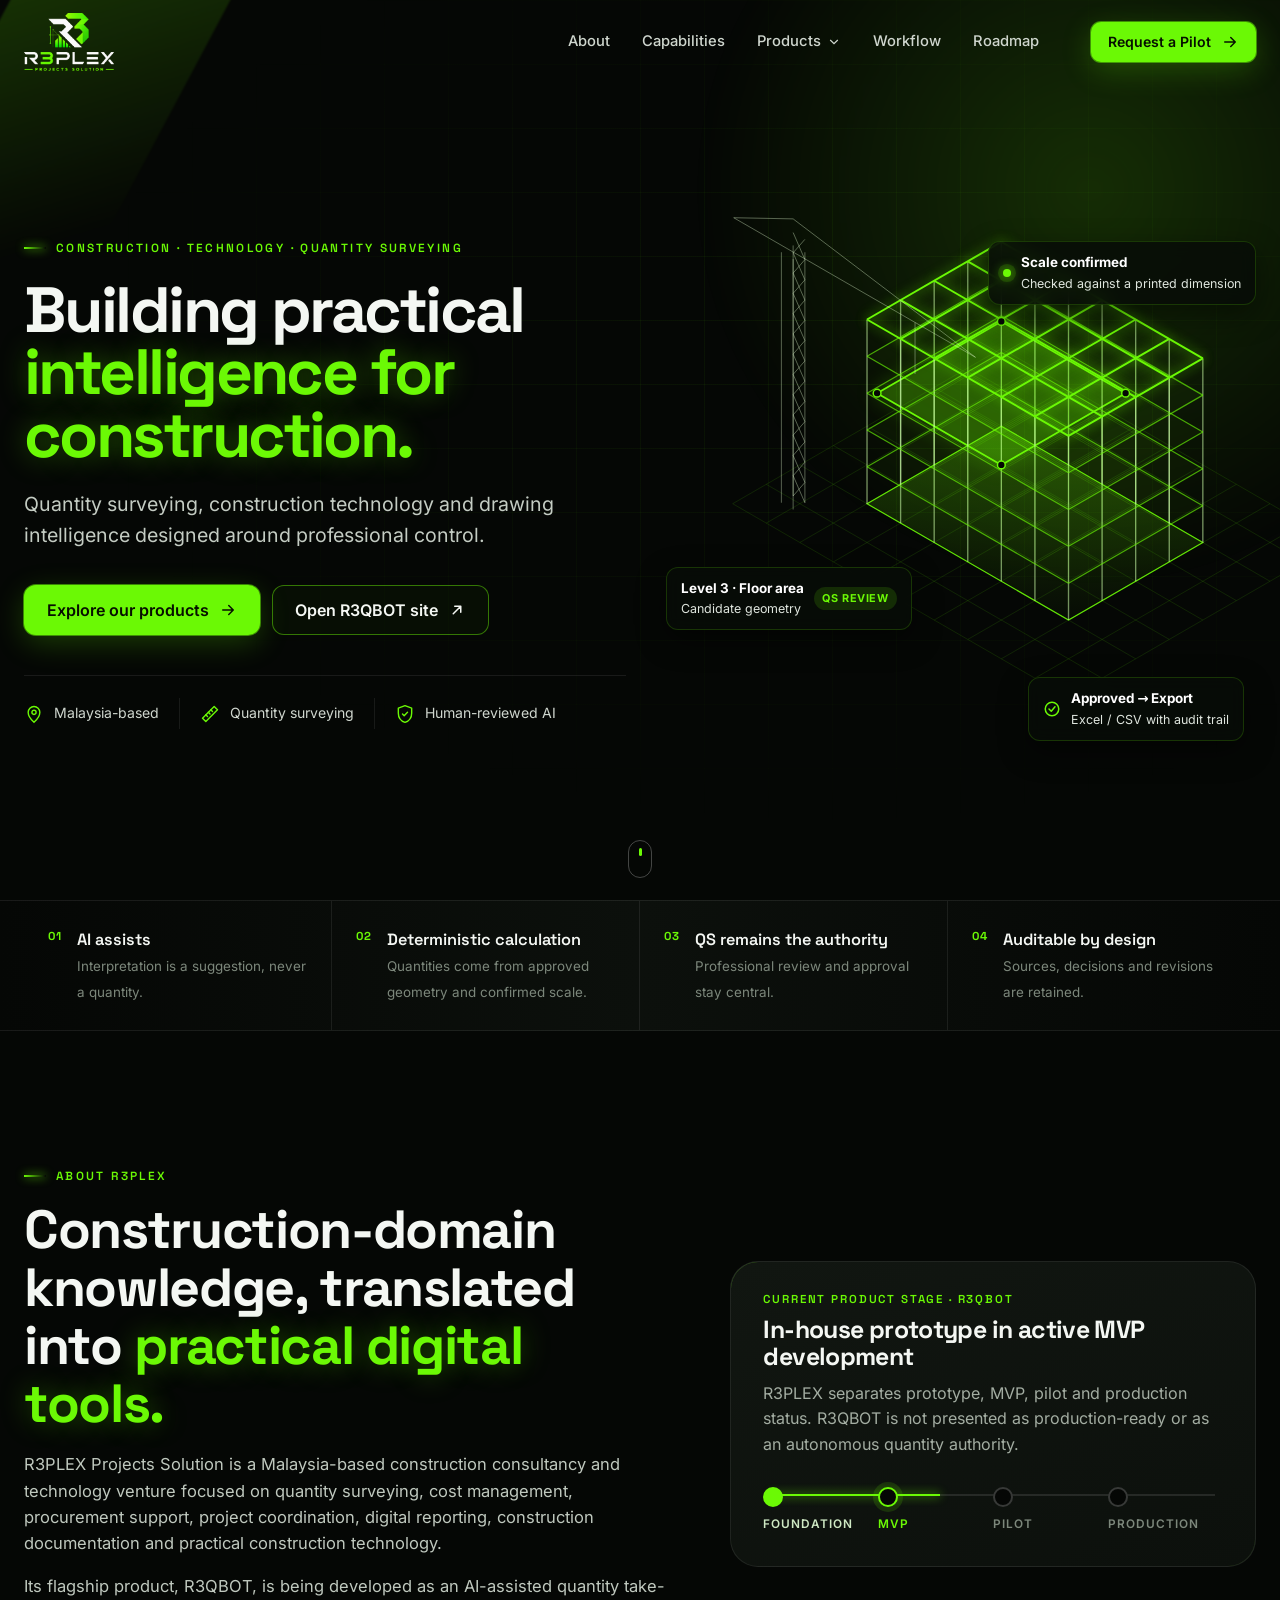
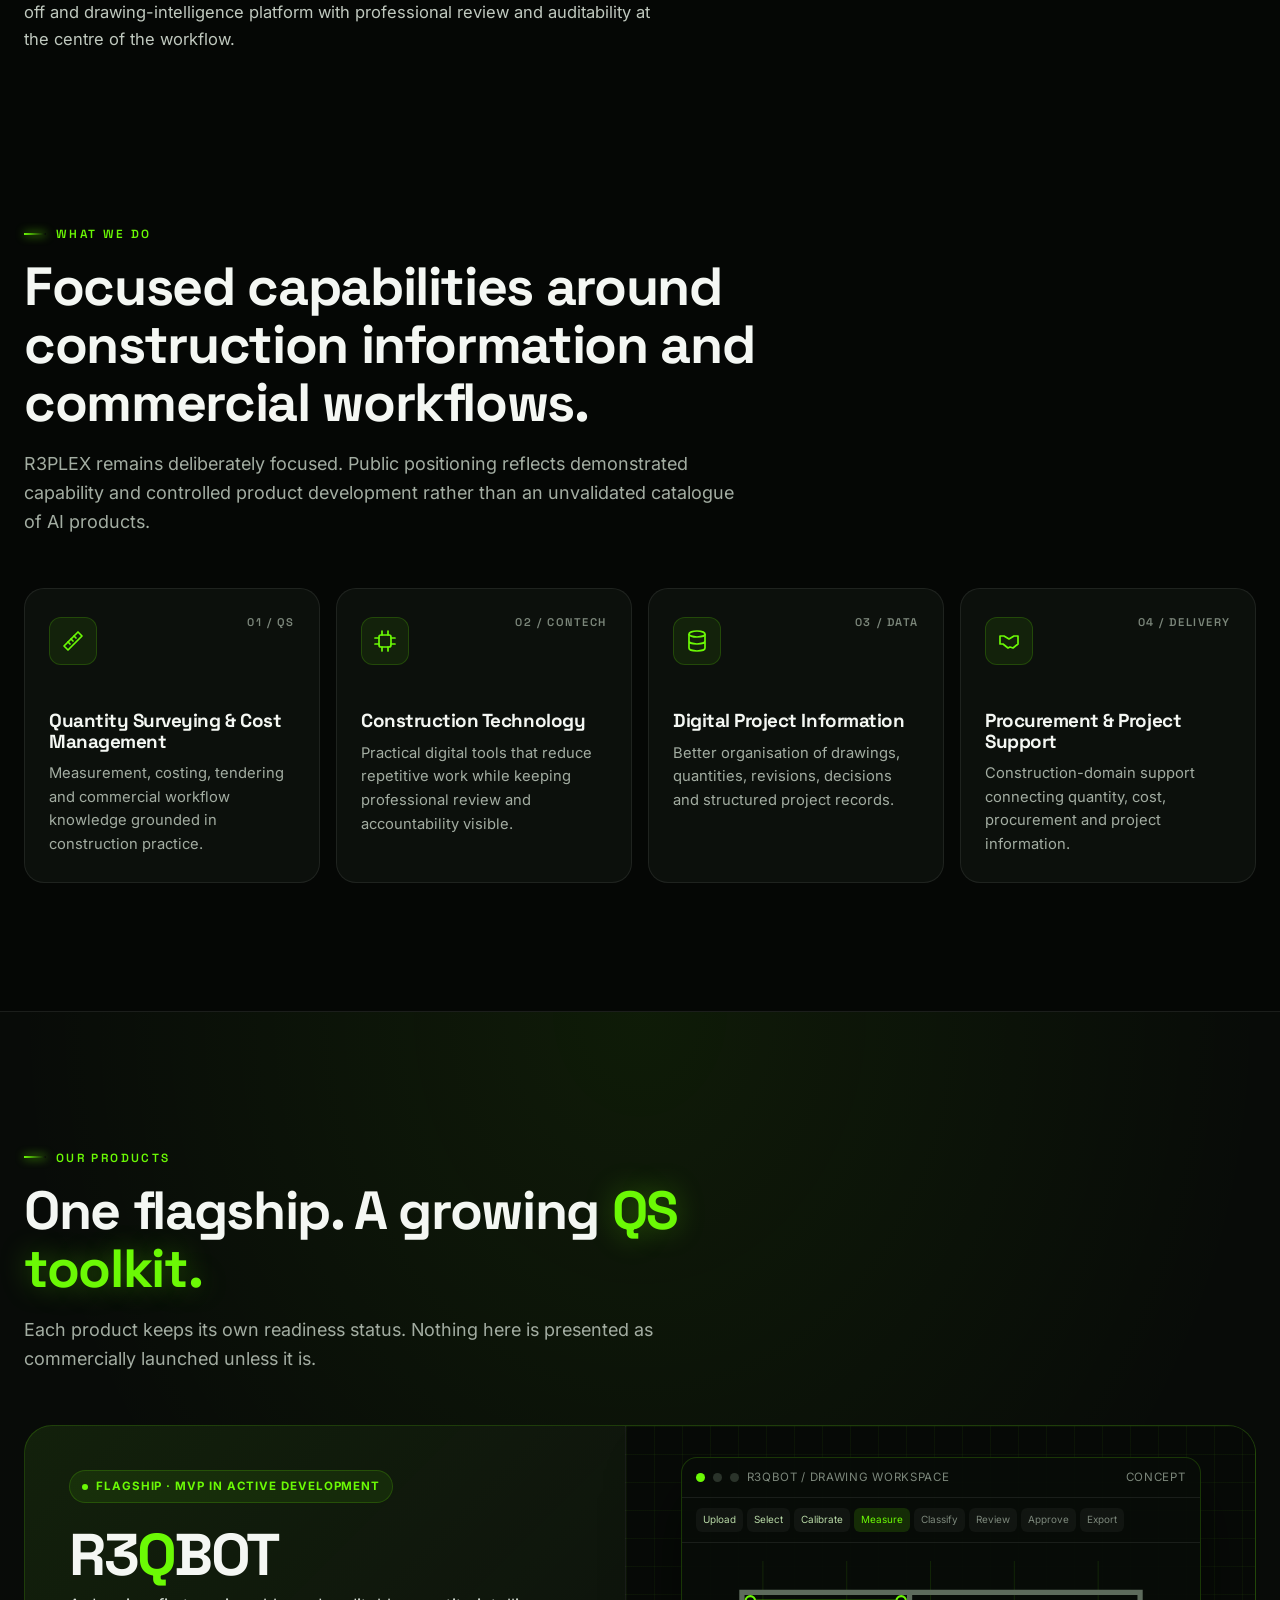
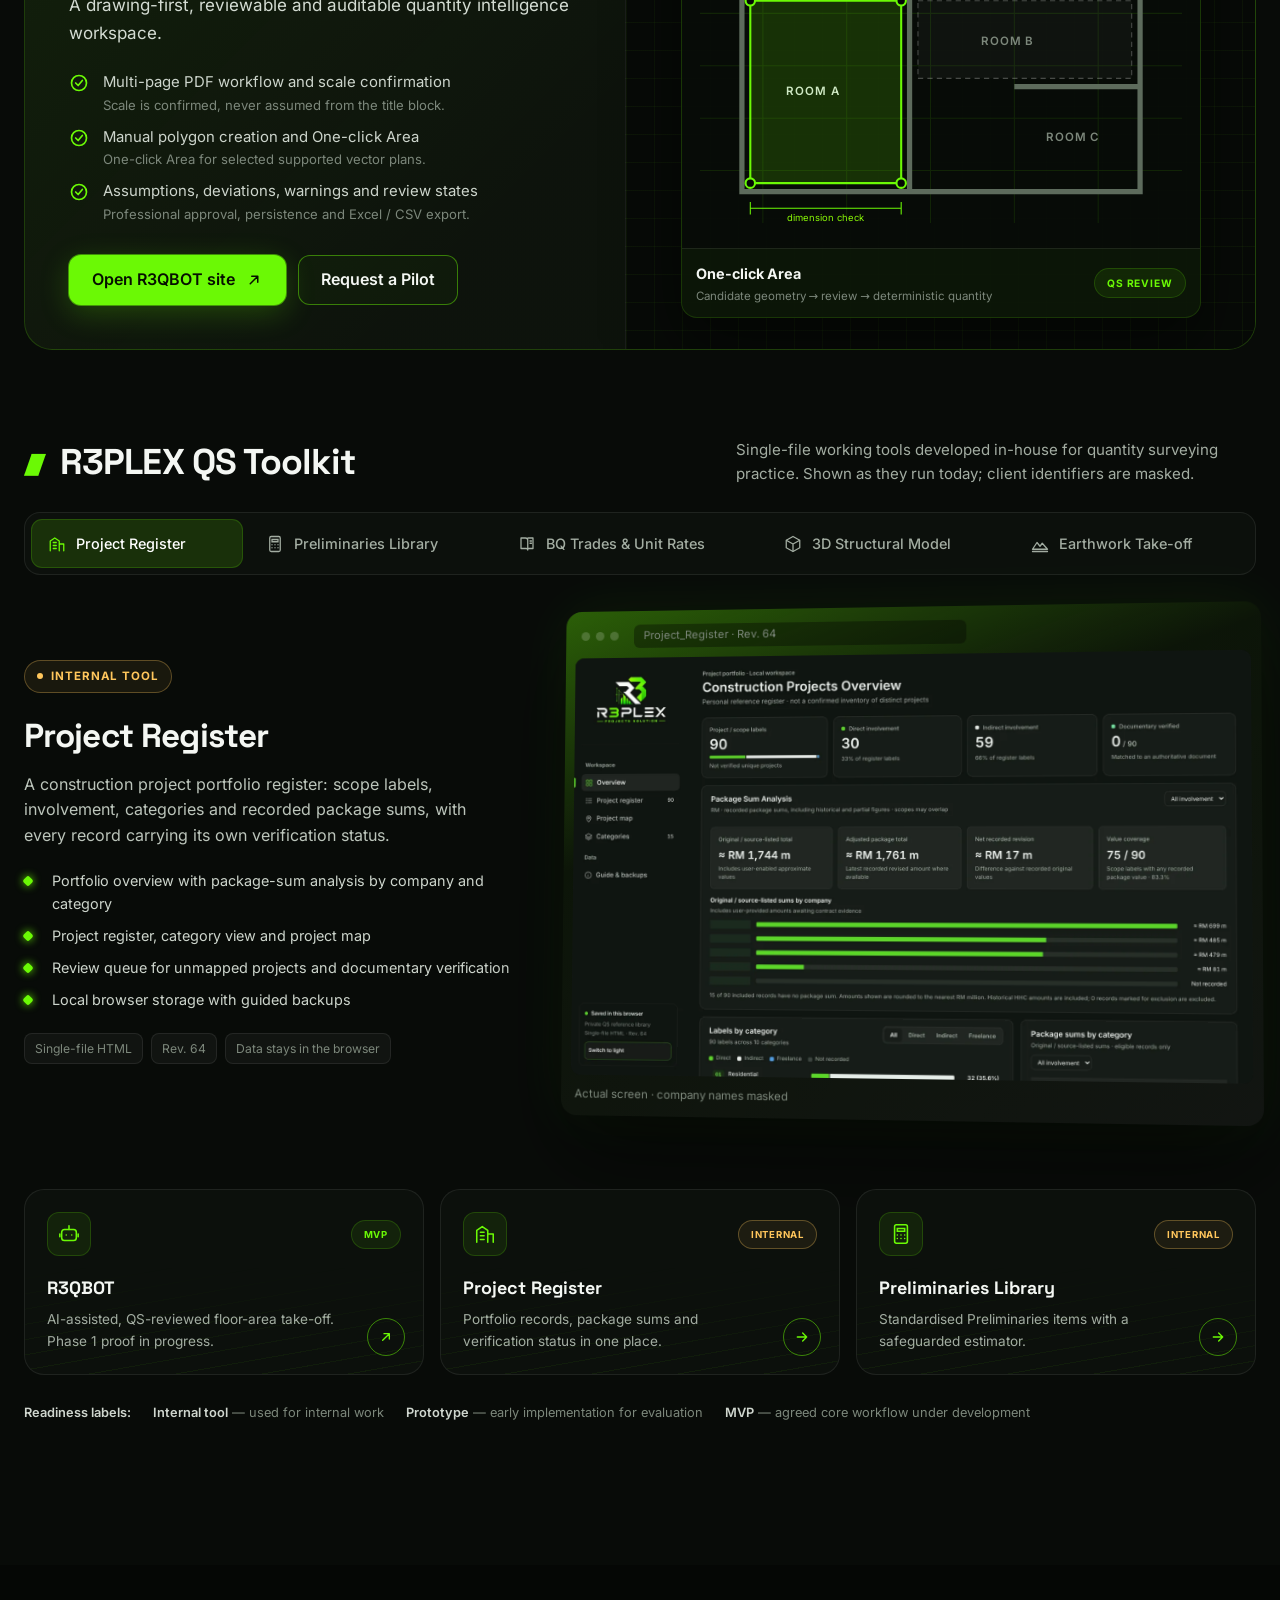
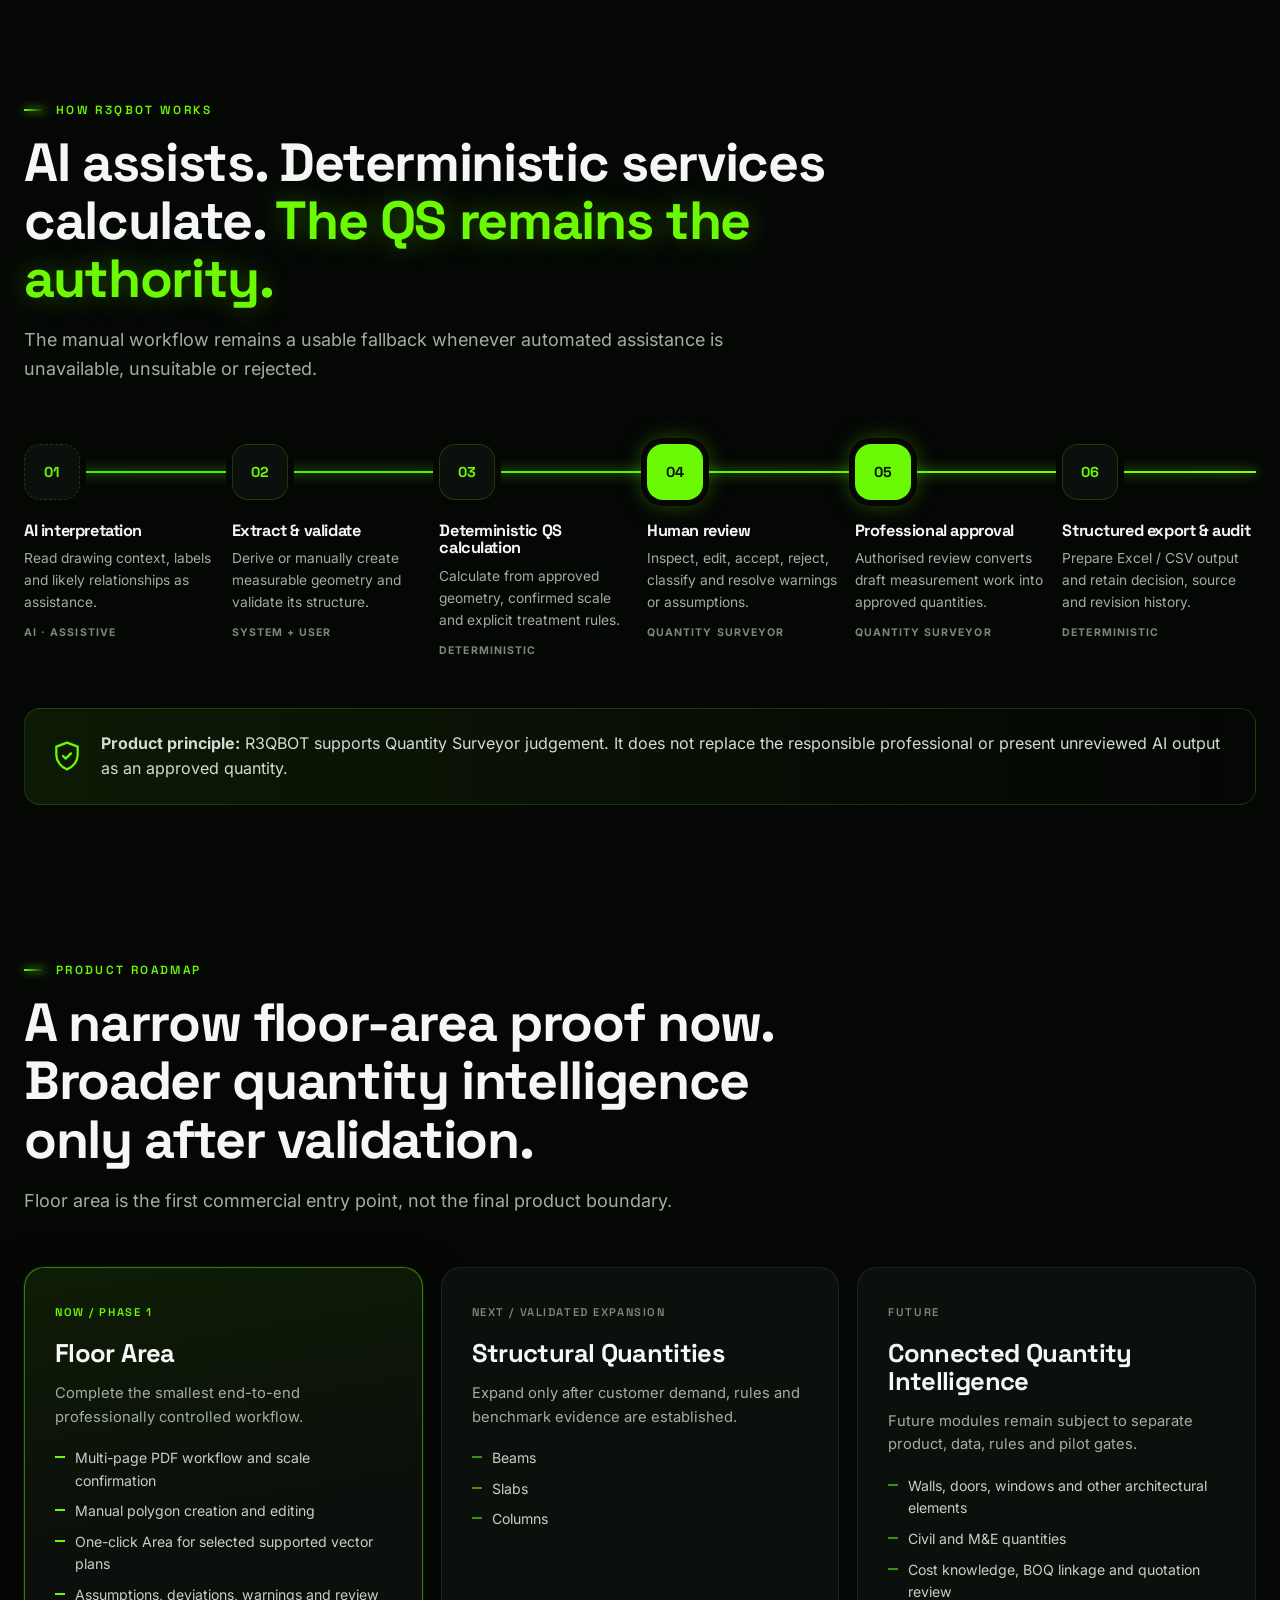
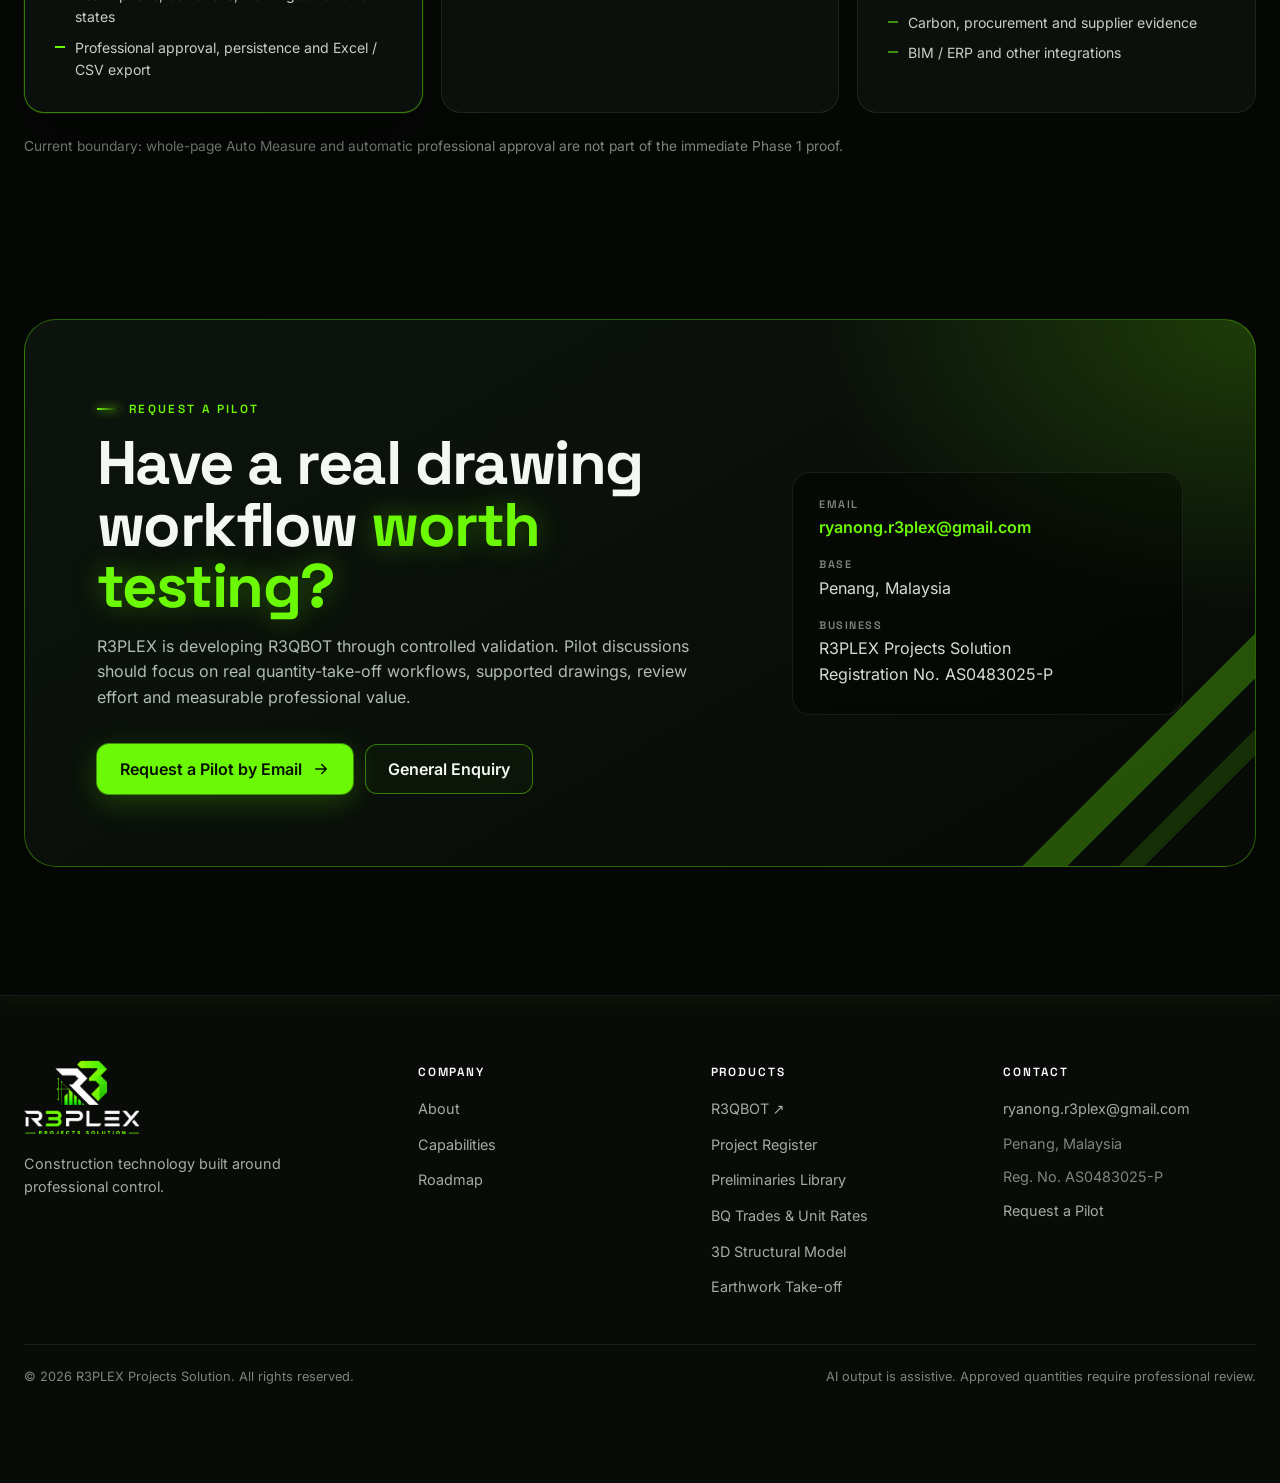
<file: index.html>
<!DOCTYPE html>
<html lang="en-GB">
<head>
<meta charset="utf-8">
<meta name="viewport" content="width=device-width, initial-scale=1">
<meta name="theme-color" content="#050805">
<title>R3PLEX Projects Solution | Construction Technology &amp; R3QBOT</title>
<meta name="description" content="R3PLEX Projects Solution is a Malaysia-based construction consultancy and technology venture developing R3QBOT, a drawing-first, reviewable and auditable quantity intelligence workspace.">
<link rel="stylesheet" href="assets/fonts/fonts.css">
<meta property="og:title" content="R3PLEX Projects Solution | Construction Technology &amp; R3QBOT">
<meta property="og:description" content="Building practical intelligence for construction. Explore R3QBOT, the R3PLEX flagship product for reviewable and auditable quantity take-off.">
<meta property="og:type" content="website">
<style>
/* ===== Brand tokens — accents sampled from neon-r3plex-logo.png ===== */
:root{
  --g:#6BF905;          /* logo primary neon green (median sample 107,249,5) */
  --g-hi:#8AFA07;       /* logo light end (138,250,7) */
  --g-deep:#34F403;     /* logo saturated end (52,244,3) */
  --g-dim:#3f8f0a;      /* derived: muted border/line */
  --g-a08:rgba(107,249,5,.08);
  --g-a14:rgba(107,249,5,.14);
  --g-a25:rgba(107,249,5,.25);
  --bg:#050705; --bg-2:#080b08;
  --surface:#0c100c; --surface-2:#111611; --graphite:#181e18;
  --line:rgba(255,255,255,.08); --line-g:rgba(107,249,5,.18);
  --text:#f4f7f3; --muted:#a3ada2; --muted-2:#7c877b;
  --white:#fdfefd;
  --radius:20px; --radius-lg:28px;
  --max:1240px;
  --font:'Inter',ui-sans-serif,system-ui,-apple-system,"Segoe UI",Roboto,sans-serif;
  --display:'Space Grotesk','Inter',ui-sans-serif,system-ui,sans-serif;
  --ease:cubic-bezier(.2,.7,.2,1);
}
*{box-sizing:border-box}
html{scroll-behavior:smooth}
body{margin:0;background:var(--bg);color:var(--text);font-family:var(--font);line-height:1.6;-webkit-font-smoothing:antialiased;overflow-x:hidden}
img{display:block;max-width:100%;height:auto}
a{color:inherit}
button{font:inherit}
.container{width:min(var(--max),calc(100% - 48px));margin-inline:auto}
.sr-only{position:absolute;width:1px;height:1px;overflow:hidden;clip:rect(0 0 0 0);white-space:nowrap}
.skip-link{position:fixed;left:16px;top:-60px;z-index:3000;padding:10px 14px;background:var(--g);color:#061000;border-radius:10px;font-weight:700;text-decoration:none;transition:top .2s}
.skip-link:focus{top:16px}
:focus-visible{outline:2px solid var(--g);outline-offset:3px;border-radius:6px}

/* ===== Official logo — original file, transparent margins clipped by CSS only (asset unaltered) ===== */
.logo{--h:58px;display:block;position:relative;overflow:hidden;height:var(--h);width:calc(var(--h)*1125/723);flex:0 0 auto}
.logo img{position:absolute;max-width:none;height:calc(var(--h)*1087/723);width:auto;left:calc(var(--h)*-161/723);top:calc(var(--h)*-136/723)}


/* ===== Typography helpers ===== */
.eyebrow{display:inline-flex;align-items:center;gap:10px;color:var(--g);font:600 .74rem/1 var(--display);letter-spacing:.2em;text-transform:uppercase}
.eyebrow::before{content:"";width:22px;height:2px;background:linear-gradient(90deg,var(--g),transparent);box-shadow:0 0 10px var(--g)}
h1,h2,h3{font-family:var(--display);letter-spacing:-.025em;line-height:1.08;margin:0}
.h2{font-size:clamp(2rem,4.2vw,3.4rem);margin:16px 0 18px;max-width:820px}
.lead{color:var(--muted);font-size:clamp(1rem,1.4vw,1.12rem);max-width:720px;margin:0}
.hl{color:var(--g);text-shadow:0 0 28px rgba(107,249,5,.35)}
.section{padding:clamp(80px,10vw,128px) 0;position:relative;scroll-margin-top:80px}

/* ===== Buttons ===== */
.btn{display:inline-flex;align-items:center;justify-content:center;gap:10px;min-height:50px;padding:0 22px;border-radius:12px;font-weight:600;text-decoration:none;border:1px solid transparent;transition:transform .25s var(--ease),box-shadow .25s,background .25s,border-color .25s;cursor:pointer}
.btn svg{width:18px;height:18px;transition:transform .25s var(--ease)}
.btn:hover svg{transform:translateX(3px)}
.btn-primary{background:var(--g);color:#061000;box-shadow:0 0 0 1px rgba(107,249,5,.5),0 8px 30px rgba(107,249,5,.22)}
.btn-primary:hover{transform:translateY(-2px);box-shadow:0 0 0 1px var(--g-hi),0 12px 40px rgba(107,249,5,.38)}
.btn-ghost{border-color:rgba(107,249,5,.45);color:var(--text);background:rgba(107,249,5,.03)}
.btn-ghost:hover{border-color:var(--g);background:var(--g-a08);transform:translateY(-2px)}
.btn-sm{min-height:40px;padding:0 16px;font-size:.88rem;border-radius:10px}

/* ===== Header ===== */
.site-header{position:fixed;inset:0 0 auto 0;z-index:1000;transition:background .3s,border-color .3s,backdrop-filter .3s;border-bottom:1px solid transparent}
.site-header.scrolled{background:rgba(5,7,5,.78);backdrop-filter:blur(18px) saturate(140%);border-color:var(--line)}
.nav{display:flex;align-items:center;gap:28px;min-height:84px}
.brand{display:flex;align-items:center;text-decoration:none}
.nav > nav{margin-left:auto}
.nav-links{display:flex;align-items:center;gap:4px;list-style:none;margin:0;padding:0}
.nav-links>li>a,.nav-links>li>button{display:inline-flex;align-items:center;gap:6px;padding:10px 14px;border-radius:10px;background:none;border:0;color:#cfd6ce;font-size:.92rem;font-weight:500;text-decoration:none;cursor:pointer;position:relative;transition:color .2s,background .2s}
.nav-links>li>a::after,.nav-links>li>button::after{content:"";position:absolute;left:14px;right:14px;bottom:4px;height:2px;background:var(--g);box-shadow:0 0 8px var(--g);transform:scaleX(0);transform-origin:left;transition:transform .3s var(--ease)}
.nav-links>li>a:hover,.nav-links>li>button:hover{color:#fff}
.nav-links>li>a:hover::after,.nav-links>li>a.active::after,.nav-links>li>button.active::after{transform:scaleX(1)}
.nav-links>li>a.active,.nav-links>li>button.active{color:#fff}
.chev{width:14px;height:14px;flex:0 0 14px;transition:transform .25s}
.has-mega{position:relative}
.has-mega[data-open="true"] .chev{transform:rotate(180deg)}
.mega{position:absolute;top:calc(100% + 14px);left:50%;transform:translate(-50%,8px);width:min(720px,92vw);padding:14px;border-radius:18px;background:rgba(10,14,10,.97);border:1px solid var(--line-g);box-shadow:0 30px 80px rgba(0,0,0,.6),0 0 0 1px rgba(107,249,5,.05) inset;opacity:0;visibility:hidden;transition:opacity .25s,transform .25s var(--ease),visibility .25s;display:grid;grid-template-columns:1.1fr 1fr;gap:10px}
.has-mega[data-open="true"] .mega{opacity:1;visibility:visible;transform:translate(-50%,0)}
.mega-feature{padding:18px;border-radius:14px;background:linear-gradient(150deg,rgba(107,249,5,.14),rgba(107,249,5,.02));border:1px solid var(--line-g);text-decoration:none;display:flex;flex-direction:column;gap:6px}
.mega-feature strong{font-family:var(--display);font-size:1.3rem}
.mega-feature span{color:var(--muted);font-size:.85rem}
.mega-feature .badge{color:var(--g);font-size:.66rem}
.mega-feature em{font-style:normal;color:var(--g);font-size:.82rem;font-weight:600;margin-top:auto}
.mega-list{display:grid;gap:2px}
.mega-list a{display:grid;grid-template-columns:32px 1fr;gap:10px;align-items:center;padding:9px 10px;border-radius:10px;text-decoration:none;transition:background .2s}
.mega-list a:hover{background:var(--g-a08)}
.mega-list .ic{width:32px;height:32px;border-radius:8px;display:grid;place-items:center;background:var(--g-a08);border:1px solid var(--line-g);color:var(--g)}
.mega-list .ic svg{width:16px;height:16px}
.mega-list b{display:block;font-size:.88rem;font-weight:600}
.mega-list small{display:block;color:var(--muted-2);font-size:.75rem;line-height:1.3}
.nav-cta{margin-left:10px}
.menu-btn{display:none;margin-left:auto;width:44px;height:44px;border-radius:12px;border:1px solid var(--line-g);background:var(--surface);color:#fff;cursor:pointer;place-items:center}
.menu-btn svg{width:22px;height:22px}

/* ===== Hero ===== */
.hero{position:relative;min-height:min(100vh,940px);display:flex;align-items:center;padding:130px 0 70px;overflow:hidden;isolation:isolate}
.hero-bg{position:absolute;inset:0;z-index:-1;pointer-events:none}
.hero-bg::before{content:"";position:absolute;inset:0;background-image:linear-gradient(rgba(107,249,5,.05) 1px,transparent 1px),linear-gradient(90deg,rgba(107,249,5,.05) 1px,transparent 1px);background-size:64px 64px;mask-image:radial-gradient(ellipse 80% 70% at 65% 40%,#000 20%,transparent 75%)}
.hero-bg::after{content:"";position:absolute;width:900px;height:900px;right:-260px;top:-260px;background:radial-gradient(circle,rgba(107,249,5,.16),transparent 62%);filter:blur(10px)}
.hero-slash{position:absolute;left:-80px;top:-40px;width:220px;height:420px;background:linear-gradient(160deg,rgba(107,249,5,.55),rgba(107,249,5,0) 70%);transform:skewX(-28deg);filter:blur(1px);opacity:.35}
.hero-grid{display:grid;grid-template-columns:1.02fr 1fr;gap:40px;align-items:center}
.hero h1{font-size:clamp(2.6rem,5vw,4.7rem);line-height:.98;margin:22px 0 22px;letter-spacing:-.04em}
.hero h1 .hl{display:block}
.hero-copy{color:#c4ccc3;font-size:clamp(1.05rem,1.6vw,1.22rem);max-width:560px;margin:0}
.hero-actions{display:flex;flex-wrap:wrap;gap:12px;margin-top:34px}
.hero-pillars{display:flex;flex-wrap:wrap;margin-top:40px;border-top:1px solid var(--line);padding-top:22px;gap:0}
.pillar{display:flex;align-items:center;gap:10px;padding:4px 20px 4px 0;margin-right:20px;color:#cfd6ce;font-size:.88rem;border-right:1px solid var(--line)}
.pillar:last-child{border-right:0}
.pillar svg{width:20px;height:20px;color:var(--g);flex:0 0 auto}
.hero-visual{position:relative;aspect-ratio:1/0.92;min-height:380px}
.hero-visual svg.wire{width:100%;height:100%;overflow:visible}
.wire .grid-l{stroke:rgba(107,249,5,.12);stroke-width:1}
.wire .col{stroke:rgba(205,255,170,.55);stroke-width:1.4}
.wire .beam{stroke:rgba(107,249,5,.65);stroke-width:1.2}
.wire .beam-i{stroke:rgba(107,249,5,.22);stroke-width:.8}
.wire .slab{fill:rgba(107,249,5,.035);stroke:none}
.wire .roof{stroke:var(--g);stroke-width:2;filter:drop-shadow(0 0 6px rgba(107,249,5,.8))}
.wire .crane{stroke:rgba(230,255,210,.38);stroke-width:1}
.wire .hilite{fill:rgba(107,249,5,.16);stroke:var(--g);stroke-width:1.8;filter:drop-shadow(0 0 10px rgba(107,249,5,.7))}
.wire .scan{fill:url(#scanGrad);stroke:rgba(107,249,5,.9);stroke-width:1.2;animation:scan 7s var(--ease) infinite}
.wire .vtx{fill:var(--bg);stroke:var(--g);stroke-width:1.5}
.wire .draw{stroke-dasharray:var(--len);stroke-dashoffset:var(--len);animation:draw 1.6s var(--ease) forwards;animation-delay:var(--d,0s)}
@keyframes draw{to{stroke-dashoffset:0}}
@keyframes scan{0%{transform:translateY(0);opacity:0}10%{opacity:1}85%{opacity:1}100%{transform:translateY(var(--scanY));opacity:0}}
.chip{position:absolute;display:flex;align-items:center;gap:10px;padding:10px 14px;border-radius:12px;background:rgba(8,12,8,.86);border:1px solid var(--line-g);backdrop-filter:blur(8px);font-size:.78rem;color:#dfe6de;box-shadow:0 10px 30px rgba(0,0,0,.45);animation:float 6s ease-in-out infinite}
.chip b{display:block;color:#fff;font-size:.84rem}
.chip .dot{width:8px;height:8px;border-radius:50%;background:var(--g);box-shadow:0 0 0 5px var(--g-a14),0 0 12px var(--g)}
.chip.c1{left:0;top:66%}
.chip.c2{right:0;top:6%;animation-delay:-2s}
.chip.c3{right:2%;bottom:2%;animation-delay:-4s}
.chip .pill{padding:3px 8px;border-radius:999px;background:var(--g-a14);color:var(--g);font-weight:700;font-size:.68rem;letter-spacing:.06em}
@keyframes float{0%,100%{transform:translateY(0)}50%{transform:translateY(-8px)}}
.scroll-cue{position:absolute;left:50%;bottom:22px;transform:translateX(-50%);width:24px;height:38px;border:1.5px solid rgba(255,255,255,.25);border-radius:14px}
.scroll-cue::after{content:"";position:absolute;left:50%;top:7px;width:3px;height:8px;margin-left:-1.5px;border-radius:2px;background:var(--g);animation:cue 1.8s infinite}
@keyframes cue{0%{opacity:0;transform:translateY(0)}40%{opacity:1}100%{opacity:0;transform:translateY(12px)}}

/* ===== Principles band ===== */
.band{border-block:1px solid var(--line);background:linear-gradient(90deg,var(--bg),var(--surface) 50%,var(--bg))}
.band-grid{display:grid;grid-template-columns:repeat(4,1fr)}
.band-item{padding:26px 24px;border-right:1px solid var(--line);display:flex;gap:14px;align-items:flex-start}
.band-item:last-child{border-right:0}
.band-item .n{font:700 .72rem/1 var(--display);color:var(--g);letter-spacing:.12em;padding-top:4px}
.band-item b{display:block;font-family:var(--display);font-size:1.02rem;font-weight:600}
.band-item span{color:var(--muted-2);font-size:.84rem}

/* ===== About ===== */
.about-grid{display:grid;grid-template-columns:1.1fr .9fr;gap:64px;align-items:center}
.about-copy p{color:#bfc8be;font-size:1.03rem}
.stage-card{padding:32px;border-radius:var(--radius-lg);background:linear-gradient(160deg,var(--surface-2),var(--surface));border:1px solid var(--line);position:relative;overflow:hidden}
.stage-card::before{content:"";position:absolute;inset:-1px;border-radius:inherit;padding:1px;background:linear-gradient(140deg,rgba(107,249,5,.5),transparent 40%,transparent 60%,rgba(107,249,5,.2));-webkit-mask:linear-gradient(#000,#000) content-box,linear-gradient(#000,#000);-webkit-mask-composite:xor;mask-composite:exclude;pointer-events:none}
.stage-card .label{color:var(--g);font:600 .72rem/1 var(--display);letter-spacing:.16em;text-transform:uppercase}
.stage-card h3{font-size:1.55rem;margin:12px 0 10px}
.stage-card p{color:var(--muted);margin:0}
.track{display:grid;grid-template-columns:repeat(4,1fr);margin-top:30px;position:relative}
.track::before{content:"";position:absolute;left:8px;right:8px;top:7px;height:2px;background:rgba(255,255,255,.1)}
.track::after{content:"";position:absolute;left:8px;top:7px;height:2px;width:calc(37.5% - 4px);background:var(--g);box-shadow:0 0 10px var(--g)}
.node{position:relative;padding-top:28px;font-size:.74rem;font-weight:600;letter-spacing:.08em;text-transform:uppercase;color:var(--muted-2)}
.node::before{content:"";position:absolute;left:0;top:0;width:16px;height:16px;border-radius:50%;background:var(--bg);border:2px solid rgba(255,255,255,.2);z-index:1}
.node.done{color:#cfe9c4}.node.done::before{background:var(--g);border-color:var(--g)}
.node.current{color:var(--g)}.node.current::before{border-color:var(--g);box-shadow:0 0 0 5px var(--g-a14);animation:pulse 2.2s infinite}
@keyframes pulse{50%{box-shadow:0 0 0 9px rgba(107,249,5,0)}}

/* ===== Capabilities ===== */
.cap-grid{display:grid;grid-template-columns:repeat(4,1fr);gap:16px;margin-top:52px}
.cap{position:relative;padding:28px 24px 26px;border-radius:var(--radius);background:var(--surface);border:1px solid var(--line);overflow:hidden;transition:border-color .3s,transform .3s var(--ease)}
.cap::after{content:"";position:absolute;inset:auto -40% -60% -40%;height:70%;background:radial-gradient(ellipse at center,rgba(107,249,5,.18),transparent 60%);opacity:0;transition:opacity .4s}
.cap:hover{border-color:var(--line-g);transform:translateY(-4px)}
.cap:hover::after{opacity:1}
.cap .ic{width:48px;height:48px;border-radius:12px;display:grid;place-items:center;background:var(--g-a08);border:1px solid var(--line-g);color:var(--g);margin-bottom:46px}
.cap .ic svg{width:24px;height:24px}
.cap .no{position:absolute;top:28px;right:24px;font:600 .7rem/1 var(--display);color:var(--muted-2);letter-spacing:.14em}
.cap h3{font-size:1.18rem;margin-bottom:10px}
.cap p{color:var(--muted);font-size:.92rem;margin:0}

/* ===== Products ===== */
.products{background:radial-gradient(ellipse 70% 50% at 50% 0%,rgba(107,249,5,.07),transparent 70%),var(--bg-2);border-top:1px solid var(--line)}
.sec-head{display:flex;align-items:flex-end;justify-content:space-between;gap:30px;flex-wrap:wrap}
.flagship{display:grid;grid-template-columns:1fr 1.05fr;gap:0;margin-top:52px;border-radius:var(--radius-lg);border:1px solid var(--line-g);background:linear-gradient(135deg,rgba(107,249,5,.07),rgba(107,249,5,.01) 50%),var(--surface);overflow:hidden;position:relative}
.flag-copy{padding:44px}
.badge{display:inline-flex;align-items:center;gap:8px;padding:6px 12px;border-radius:999px;font-size:.72rem;font-weight:700;letter-spacing:.08em;text-transform:uppercase;border:1px solid var(--line-g);background:var(--g-a08);color:var(--g)}
.badge.amber{color:#ffc65c;border-color:rgba(255,198,92,.3);background:rgba(255,198,92,.07)}
.badge .d{width:6px;height:6px;border-radius:50%;background:currentColor}
.flag-copy h3{font-size:clamp(2.4rem,4.6vw,3.8rem);margin:20px 0 6px;letter-spacing:-.04em}
.flag-copy h3 span{color:var(--g)}
.flag-copy .tag{color:#d4dcd3;font-size:1.06rem;margin:0 0 22px}
.feat{display:grid;gap:10px;margin:24px 0 30px}
.feat div{display:grid;grid-template-columns:22px 1fr;gap:12px;font-size:.93rem;color:#cdd5cc}
.feat svg{width:20px;height:20px;color:var(--g);margin-top:2px}
.feat small{display:block;color:var(--muted-2);font-size:.82rem}
.flag-visual{position:relative;background:linear-gradient(rgba(107,249,5,.05) 1px,transparent 1px),linear-gradient(90deg,rgba(107,249,5,.05) 1px,transparent 1px),#070a07;background-size:28px 28px;border-left:1px solid var(--line);padding:30px;display:flex;align-items:center;justify-content:center;min-height:440px}
.ws{width:100%;max-width:520px;border-radius:16px;border:1px solid var(--line-g);background:rgba(8,12,8,.92);box-shadow:0 30px 70px rgba(0,0,0,.5);overflow:hidden}
.ws-top{display:flex;align-items:center;gap:8px;padding:10px 14px;border-bottom:1px solid var(--line);font-size:.72rem;color:var(--muted-2);letter-spacing:.06em;text-transform:uppercase}
.ws-top i{width:9px;height:9px;border-radius:50%;background:#2a332a}
.ws-top i:first-child{background:var(--g)}
.ws-top span{margin-left:auto}
.ws-steps{display:flex;gap:4px;padding:10px 14px;border-bottom:1px solid var(--line);overflow:hidden}
.ws-steps span{font-size:.62rem;padding:4px 7px;border-radius:6px;background:rgba(255,255,255,.04);color:var(--muted-2);white-space:nowrap}
.ws-steps span.on{background:var(--g-a14);color:var(--g)}
.ws-steps span.done{color:#b8d9a6}
.ws-body{position:relative;padding:18px}
.ws-body svg{width:100%;height:auto}
.ws-foot{display:flex;align-items:center;justify-content:space-between;gap:12px;padding:12px 14px;border-top:1px solid var(--line);background:rgba(107,249,5,.04)}
.ws-foot b{font-size:.9rem}
.ws-foot small{display:block;color:var(--muted-2);font-size:.72rem}

.suite-title{display:flex;align-items:center;justify-content:space-between;gap:20px;margin:88px 0 26px;flex-wrap:wrap}
.suite-title h3{font-size:clamp(1.6rem,2.8vw,2.3rem)}
.suite-title h3::before{content:"";display:inline-block;width:22px;height:22px;margin-right:14px;vertical-align:-2px;background:var(--g);clip-path:polygon(35% 0,100% 0,65% 100%,0 100%);box-shadow:0 0 14px var(--g)}
.suite-title p{color:var(--muted);margin:0;max-width:520px;font-size:.94rem}
.tabs-shell{display:flex;align-items:center;gap:8px}
.tabs{display:flex;flex:1;min-width:0;gap:6px;padding:6px;border-radius:16px;background:var(--surface);border:1px solid var(--line);overflow-x:auto;scrollbar-width:none}
.tabs::-webkit-scrollbar{display:none}
.tabs-next{flex:0 0 44px;width:44px;height:44px;display:grid;place-items:center;border:1px solid var(--line-g);border-radius:12px;background:var(--surface);color:var(--g);font-size:1.6rem;line-height:1;cursor:pointer}
.tabs-next[hidden]{display:none}
.tabs-next:disabled{opacity:.35;cursor:default}
.tab{flex:1 0 auto;display:flex;align-items:center;gap:10px;padding:12px 16px;border-radius:11px;border:1px solid transparent;background:none;color:var(--muted);font-size:.9rem;font-weight:500;cursor:pointer;white-space:nowrap;transition:background .25s,color .25s,border-color .25s}
.tab svg{width:18px;height:18px}
.tab:hover{color:#fff;background:rgba(255,255,255,.03)}
.tab[aria-selected="true"]{background:var(--g-a14);color:#fff;border-color:var(--line-g)}
.tab[aria-selected="true"] svg{color:var(--g)}
.panel{display:grid;grid-template-columns:.82fr 1.18fr;gap:44px;align-items:center;margin-top:30px}
.panel[hidden]{display:none}
.panel,.panel .frame{scroll-margin-top:96px}
.panel-copy h4{font-family:var(--display);font-size:clamp(1.7rem,2.6vw,2.2rem);margin:16px 0 10px;letter-spacing:-.02em}
.panel-copy>p{color:#bcc5bb;margin:0 0 20px}
.cap-list{list-style:none;margin:0 0 22px;padding:0;display:grid;gap:9px}
.cap-list li{display:grid;grid-template-columns:18px 1fr;gap:10px;font-size:.9rem;color:#cdd5cc}
.cap-list li::before{content:"";width:8px;height:8px;margin-top:8px;border-radius:2px;background:var(--g);box-shadow:0 0 8px var(--g);transform:rotate(45deg)}
.panel-meta{display:flex;flex-wrap:wrap;gap:8px;font-size:.76rem;color:var(--muted-2)}
.panel-meta span{padding:5px 10px;border-radius:8px;background:rgba(255,255,255,.04);border:1px solid var(--line)}
.frame{position:relative;border-radius:16px;padding:10px;background:linear-gradient(160deg,rgba(107,249,5,.35),rgba(107,249,5,.04) 35%,rgba(255,255,255,.04));box-shadow:0 40px 90px rgba(0,0,0,.6),0 0 60px rgba(107,249,5,.08);transform:perspective(1400px) rotateY(-5deg) rotateX(2deg);transition:transform .6s var(--ease)}
.frame:hover{transform:perspective(1400px) rotateY(0) rotateX(0)}
.frame-bar{display:flex;align-items:center;gap:6px;padding:4px 6px 10px}
.frame-bar i{width:9px;height:9px;border-radius:50%;background:rgba(255,255,255,.18)}
.frame-bar span{margin-left:10px;font-size:.7rem;color:var(--muted-2);background:rgba(0,0,0,.35);padding:3px 10px;border-radius:6px;flex:1;max-width:340px;white-space:nowrap;overflow:hidden;text-overflow:ellipsis}
.frame img{border-radius:9px;width:100%;aspect-ratio:16/10;object-fit:cover;object-position:top left;background:#0b0f0b}
.frame figcaption{font-size:.72rem;color:var(--muted-2);padding:10px 4px 2px}

.mini-grid{display:grid;grid-template-columns:repeat(3,1fr);gap:16px;margin-top:70px}
.mini{position:relative;display:flex;flex-direction:column;padding:22px;border-radius:var(--radius);background:var(--surface);border:1px solid var(--line);text-decoration:none;overflow:hidden;transition:border-color .3s,transform .3s var(--ease);min-height:170px}
.mini::before{content:"";position:absolute;left:0;right:0;bottom:0;height:60%;background:repeating-linear-gradient(170deg,transparent 0 14px,rgba(107,249,5,.06) 14px 15px);mask-image:linear-gradient(to top,#000,transparent);pointer-events:none}
.mini:hover{border-color:var(--line-g);transform:translateY(-4px)}
.mini .top{display:flex;align-items:center;justify-content:space-between}
.mini .ic{width:44px;height:44px;border-radius:12px;display:grid;place-items:center;background:var(--g-a08);border:1px solid var(--line-g);color:var(--g)}
.mini .ic svg{width:22px;height:22px}
.mini h4{font-family:var(--display);font-size:1.12rem;margin:18px 0 6px}
.mini p{color:var(--muted);font-size:.85rem;margin:0}
.mini .go{position:absolute;right:18px;bottom:18px;width:38px;height:38px;border-radius:50%;border:1px solid rgba(107,249,5,.5);display:grid;place-items:center;color:var(--g);transition:background .25s,color .25s}
.mini:hover .go{background:var(--g);color:#061000}
.mini .go svg{width:16px;height:16px}
.readiness{margin-top:28px;display:flex;flex-wrap:wrap;gap:10px 22px;font-size:.8rem;color:var(--muted-2)}
.readiness b{color:#cfd6ce;font-weight:600}

/* ===== Workflow ===== */
.flow{position:relative;display:grid;grid-template-columns:repeat(6,1fr);gap:14px;margin-top:60px}
.flow-line{position:absolute;left:0;right:0;top:27px;height:2px;background:rgba(255,255,255,.08)}
.flow-line i{position:absolute;inset:0;background:linear-gradient(90deg,var(--g-deep),var(--g-hi));box-shadow:0 0 12px var(--g);transform-origin:left;transform:scaleX(0);transition:transform 2s var(--ease)}
.flow.in .flow-line i{transform:scaleX(1)}
.step{position:relative}
.step .k{position:relative;z-index:1;width:56px;height:56px;border-radius:16px;display:grid;place-items:center;background:var(--surface);border:1px solid var(--line-g);color:var(--g);font:700 .9rem/1 var(--display);box-shadow:0 0 0 6px var(--bg)}
.step.ai .k{border-style:dashed}
.step.qs .k{background:var(--g);color:#061000;box-shadow:0 0 0 6px var(--bg),0 0 24px rgba(107,249,5,.5)}
.step h3{font-size:1.02rem;margin:22px 0 8px}
.step p{color:var(--muted);font-size:.86rem;margin:0}
.step .who{display:inline-block;margin-top:12px;font-size:.66rem;font-weight:700;letter-spacing:.1em;text-transform:uppercase;color:var(--muted-2)}
.principle{margin-top:46px;display:flex;gap:18px;align-items:center;padding:22px 26px;border-radius:16px;background:linear-gradient(90deg,var(--g-a08),transparent);border:1px solid var(--line-g)}
.principle svg{width:32px;height:32px;color:var(--g);flex:0 0 auto}
.principle p{margin:0;color:#d3dbd2}

/* ===== Roadmap ===== */
.road{display:grid;grid-template-columns:repeat(3,1fr);gap:18px;margin-top:52px}
.rcard{padding:30px;border-radius:var(--radius);background:var(--surface);border:1px solid var(--line);position:relative}
.rcard.active{border-color:rgba(107,249,5,.45);background:linear-gradient(170deg,rgba(107,249,5,.09),var(--surface) 55%);box-shadow:0 0 0 1px rgba(107,249,5,.08),0 30px 60px rgba(0,0,0,.35)}
.rcard .rt{font:600 .7rem/1 var(--display);letter-spacing:.14em;text-transform:uppercase;color:var(--muted-2)}
.rcard.active .rt{color:var(--g)}
.rcard h3{font-size:1.6rem;margin:16px 0 8px}
.rcard>p{color:var(--muted);font-size:.92rem}
.rcard ul{list-style:none;margin:18px 0 0;padding:0;display:grid;gap:8px}
.rcard li{font-size:.88rem;color:#c7cfc6;padding-left:20px;position:relative}
.rcard li::before{content:"";position:absolute;left:0;top:9px;width:10px;height:2px;background:var(--g-dim)}
.rcard.active li::before{background:var(--g)}
.boundary{margin-top:22px;color:var(--muted-2);font-size:.86rem}

/* ===== CTA ===== */
.cta{position:relative;border-radius:32px;padding:clamp(36px,6vw,72px);overflow:hidden;border:1px solid rgba(107,249,5,.35);background:radial-gradient(ellipse 60% 90% at 100% 0%,rgba(107,249,5,.2),transparent 60%),linear-gradient(150deg,#0d140d,#070a07);display:grid;grid-template-columns:1.25fr .75fr;gap:44px;align-items:center}
.cta::before{content:"";position:absolute;right:-60px;bottom:-60px;width:320px;height:320px;background:linear-gradient(135deg,transparent 45%,rgba(107,249,5,.6) 45% 52%,transparent 52% 60%,rgba(107,249,5,.3) 60% 64%,transparent 64%);opacity:.5;pointer-events:none}
.cta h2{font-size:clamp(2.2rem,4.8vw,4.2rem);line-height:1;margin:16px 0 16px}
.cta p{color:#b2bcb1;max-width:600px}
.contact-card{position:relative;padding:26px;border-radius:18px;background:rgba(0,0,0,.35);border:1px solid var(--line);backdrop-filter:blur(6px)}
.contact-card .lbl{font:600 .68rem/1 var(--display);letter-spacing:.14em;text-transform:uppercase;color:var(--muted-2);margin:18px 0 6px}
.contact-card .lbl:first-child{margin-top:0}
.contact-card a{color:var(--g);font-weight:600;text-decoration:none;word-break:break-all}
.contact-card div{color:#d6ddd5}

/* ===== Footer ===== */
.footer{position:relative;margin-top:0;border-top:1px solid var(--line);background:var(--bg-2);overflow:hidden}
.footer::before{content:"";position:absolute;left:0;right:0;top:-1px;height:1px;background:linear-gradient(90deg,transparent,var(--g),transparent);box-shadow:0 0 18px var(--g);opacity:.7}
.f-grid{display:grid;grid-template-columns:1.4fr 1fr 1fr 1fr;gap:40px;padding:64px 0 44px}
.f-brand .logo{--h:74px;margin-bottom:18px}
.f-brand p{color:var(--muted);font-size:.9rem;max-width:320px;margin:0}
.f-col h3{font:600 .74rem/1 var(--display);letter-spacing:.16em;text-transform:uppercase;color:#fff;margin:6px 0 18px}
.f-col ul{list-style:none;margin:0;padding:0;display:grid;gap:10px}
.f-col a{color:var(--muted);text-decoration:none;font-size:.9rem;transition:color .2s}
.f-col a:hover{color:var(--g)}
.f-col .soon{color:var(--muted-2);font-size:.9rem}
.f-bottom{display:flex;justify-content:space-between;gap:20px;flex-wrap:wrap;padding:22px 0 96px;border-top:1px solid var(--line);color:var(--muted-2);font-size:.8rem}
.f-word{font:700 clamp(4rem,16vw,15rem)/0.8 var(--display);letter-spacing:-.05em;color:transparent;-webkit-text-stroke:1px rgba(107,249,5,.12);text-align:center;margin:0;user-select:none;pointer-events:none;padding-bottom:6px}

.hero-grid>*,.about-grid>*,.flagship>*,.panel>*,.cta>*{min-width:0}
.mini p{padding-right:52px}
/* ===== Reveal ===== */
.reveal{opacity:0;transform:translateY(24px);transition:opacity .8s var(--ease),transform .8s var(--ease)}
.reveal.in{opacity:1;transform:none}
.d1{transition-delay:.08s}.d2{transition-delay:.16s}.d3{transition-delay:.24s}

/* ===== Responsive ===== */
@media (max-width:1120px){
  .nav-links>li>a,.nav-links>li>button{padding:10px 10px;font-size:.88rem}
  .cap-grid{grid-template-columns:repeat(2,1fr)}
  .flow{grid-template-columns:repeat(3,1fr);row-gap:40px}
  .flow-line{display:none}
  .f-grid{grid-template-columns:1fr 1fr}
  .band-grid{grid-template-columns:repeat(2,1fr)}
  .band-item:nth-child(2){border-right:0}
  .band-item:nth-child(-n+2){border-bottom:1px solid var(--line)}
}
@media (min-width:921px) and (max-width:1120px){
  .track{grid-template-columns:repeat(2,1fr);row-gap:22px}
  .track::before,.track::after{display:none}
}
@media (max-width:920px){
  /* A filtered header would become the containing block for the fixed menu. */
  .site-header.scrolled{background:rgba(5,7,5,.98);backdrop-filter:none;-webkit-backdrop-filter:none}
  .nav > nav{position:absolute;margin-left:0}
  .menu-btn{display:grid}
  .nav-cta.desktop{display:none}
  .nav-links{position:fixed;inset:84px 0 0 0;flex-direction:column;align-items:stretch;gap:2px;padding:18px 24px 40px;background:rgba(5,7,5,.98);backdrop-filter:blur(16px);overflow-y:auto;transform:translateX(100%);transition:transform .35s var(--ease);margin:0}
  .nav-links.open{transform:none}
  .nav-links>li>a,.nav-links>li>button{width:100%;justify-content:space-between;padding:16px 6px;font-size:1.05rem;border-bottom:1px solid var(--line);border-radius:0}
  .nav-links>li>a::after,.nav-links>li>button::after{display:none}
  .mega{position:static;transform:none;width:auto;grid-template-columns:1fr;opacity:1;visibility:visible;display:none;margin:8px 0 12px;box-shadow:none}
  .has-mega[data-open="true"] .mega{display:grid;transform:none}
  .nav-links .mobile-cta{display:block;margin-top:18px}
  .hero{min-height:auto;padding-top:120px}
  .hero-grid,.about-grid,.flagship,.panel,.cta{grid-template-columns:1fr}
  .hero-visual{max-width:560px;margin:10px auto 0;width:100%}
  .flag-visual{border-left:0;border-top:1px solid var(--line);min-height:auto}
  .flag-copy{padding:32px 26px}
  .frame{transform:none}
  .mini-grid,.road{grid-template-columns:1fr 1fr}
}
@media (min-width:921px){
  .nav-links .mobile-cta{display:none}
  .has-mega::after{content:"";position:absolute;top:100%;left:0;right:0;height:14px}
}
@media (max-width:620px){
  .container{width:calc(100% - 32px)}
  .nav{min-height:72px}
  .logo{--h:44px}
  .nav-links{inset:72px 0 0 0}
  .hero h1{font-size:clamp(2.5rem,12vw,3.4rem)}
  .hero-actions .btn{flex:1 1 100%}
  .pillar{border-right:0;padding:6px 0;margin-right:22px}
  .chip{font-size:.7rem;padding:8px 10px}
  .chip.c2{top:4%}
  .chip.c1{top:64%}
  .band-grid,.cap-grid,.mini-grid,.road,.flow{grid-template-columns:1fr}
  .band-item{border-right:0!important;border-bottom:1px solid var(--line)}
  .tab{padding:10px 12px;font-size:.84rem}
  .f-grid{grid-template-columns:1fr;gap:30px}
  .track{grid-template-columns:repeat(2,1fr);row-gap:22px}
  .track::before,.track::after{display:none}
}
@media (prefers-reduced-motion:reduce){
  html{scroll-behavior:auto}
  *,*::before,*::after{animation:none!important;transition:none!important}
  .reveal{opacity:1;transform:none}
  .wire .draw{stroke-dashoffset:0}
  .wire .scan{display:none}
  .flow .flow-line i{transform:scaleX(1)}
}
</style>
</head>
<body>
<a class="skip-link" href="#main">Skip to content</a>

<!-- ===================== SVG ICON SPRITE ===================== -->
<svg width="0" height="0" style="position:absolute" aria-hidden="true">
  <defs>
    <symbol id="i-arrow" viewBox="0 0 24 24" fill="none" stroke="currentColor" stroke-width="2" stroke-linecap="round" stroke-linejoin="round"><path d="M5 12h14M13 6l6 6-6 6"/></symbol>
    <symbol id="i-ext" viewBox="0 0 24 24" fill="none" stroke="currentColor" stroke-width="2" stroke-linecap="round" stroke-linejoin="round"><path d="M7 17 17 7M9 7h8v8"/></symbol>
    <symbol id="i-chev" viewBox="0 0 24 24" fill="none" stroke="currentColor" stroke-width="2" stroke-linecap="round"><path d="m6 9 6 6 6-6"/></symbol>
    <symbol id="i-ruler" viewBox="0 0 24 24" fill="none" stroke="currentColor" stroke-width="1.7" stroke-linecap="round" stroke-linejoin="round"><path d="M3 17 17 3l4 4L7 21z"/><path d="m7 13 2 2M10 10l2 2M13 7l2 2"/></symbol>
    <symbol id="i-cpu" viewBox="0 0 24 24" fill="none" stroke="currentColor" stroke-width="1.7" stroke-linecap="round"><rect x="6" y="6" width="12" height="12" rx="2"/><path d="M9 2v4M15 2v4M9 18v4M15 18v4M2 9h4M2 15h4M18 9h4M18 15h4"/></symbol>
    <symbol id="i-db" viewBox="0 0 24 24" fill="none" stroke="currentColor" stroke-width="1.7"><ellipse cx="12" cy="5" rx="8" ry="3"/><path d="M4 5v14c0 1.7 3.6 3 8 3s8-1.3 8-3V5M4 12c0 1.7 3.6 3 8 3s8-1.3 8-3"/></symbol>
    <symbol id="i-handshake" viewBox="0 0 24 24" fill="none" stroke="currentColor" stroke-width="1.7" stroke-linecap="round" stroke-linejoin="round"><path d="M3 7h4l5 3 5-3h4M3 7v8h3l5 4 2-1 3 1 5-4V7"/></symbol>
    <symbol id="i-register" viewBox="0 0 24 24" fill="none" stroke="currentColor" stroke-width="1.7" stroke-linecap="round" stroke-linejoin="round"><path d="M3 21V8l6-4 6 4v13M15 12h6v9M7 10h4M7 14h4M7 18h4"/></symbol>
    <symbol id="i-calc" viewBox="0 0 24 24" fill="none" stroke="currentColor" stroke-width="1.7" stroke-linecap="round"><rect x="5" y="2" width="14" height="20" rx="2"/><path d="M8 6h8v3H8zM8 13h.01M12 13h.01M16 13h.01M8 17h.01M12 17h.01M16 17h.01"/></symbol>
    <symbol id="i-book" viewBox="0 0 24 24" fill="none" stroke="currentColor" stroke-width="1.7" stroke-linecap="round" stroke-linejoin="round"><path d="M4 4h6a3 3 0 0 1 3 3v13a2 2 0 0 0-2-2H4zM20 4h-6a3 3 0 0 0-1 .2M20 4v14h-7"/><path d="M16 8h2M16 11h2"/></symbol>
    <symbol id="i-cube" viewBox="0 0 24 24" fill="none" stroke="currentColor" stroke-width="1.7" stroke-linejoin="round"><path d="m12 2 9 5v10l-9 5-9-5V7z"/><path d="m3 7 9 5 9-5M12 12v10"/></symbol>
    <symbol id="i-terrain" viewBox="0 0 24 24" fill="none" stroke="currentColor" stroke-width="1.7" stroke-linecap="round" stroke-linejoin="round"><path d="m2 19 6-9 4 5 3-4 7 8z"/><path d="M2 22h20"/></symbol>
    <symbol id="i-bot" viewBox="0 0 24 24" fill="none" stroke="currentColor" stroke-width="1.7" stroke-linecap="round"><rect x="4" y="7" width="16" height="12" rx="3"/><path d="M12 3v4M9 13h.01M15 13h.01M2 12v3M22 12v3"/></symbol>
    <symbol id="i-check" viewBox="0 0 24 24" fill="none" stroke="currentColor" stroke-width="2" stroke-linecap="round" stroke-linejoin="round"><circle cx="12" cy="12" r="9"/><path d="m8 12 3 3 5-6"/></symbol>
    <symbol id="i-shield" viewBox="0 0 24 24" fill="none" stroke="currentColor" stroke-width="1.7" stroke-linejoin="round"><path d="M12 2 4 5v6c0 5 3.4 9.4 8 11 4.6-1.6 8-6 8-11V5z"/><path d="m9 12 2 2 4-4" stroke-linecap="round"/></symbol>
    <symbol id="i-pin" viewBox="0 0 24 24" fill="none" stroke="currentColor" stroke-width="1.7"><path d="M12 22s7-6.2 7-12a7 7 0 0 0-14 0c0 5.8 7 12 7 12z"/><circle cx="12" cy="10" r="2.5"/></symbol>
  </defs>
</svg>

<!-- ===================== HEADER ===================== -->
<header class="site-header" id="top">
  <div class="container nav">
    <a class="brand" href="#home" aria-label="R3PLEX Projects Solution — home">
      <span class="logo"><img src="neon-r3plex-logo.png" alt="R3PLEX Projects Solution" width="1447" height="1087"></span>
    </a>

    <button class="menu-btn" type="button" aria-expanded="false" aria-controls="primary-nav" aria-label="Open navigation menu">
      <svg viewBox="0 0 24 24" fill="none" stroke="currentColor" stroke-width="2" stroke-linecap="round"><path class="m-open" d="M4 7h16M4 12h16M4 17h10"/></svg>
    </button>

    <nav aria-label="Primary">
      <ul class="nav-links" id="primary-nav">
        <li><a href="#about">About</a></li>
        <li><a href="#capabilities">Capabilities</a></li>
        <li class="has-mega" data-open="false">
          <button type="button" aria-expanded="false" aria-controls="mega-products">Products <svg class="chev"><use href="#i-chev"/></svg></button>
          <div class="mega" id="mega-products">
            <a class="mega-feature" href="https://r3plex-projects-solution.github.io/r3qbot-site/" target="_blank" rel="noopener noreferrer">
              <span class="badge"><span class="d"></span>Flagship · MVP in development</span>
              <strong>R3QBOT</strong>
              <span>AI-assisted, QS-reviewed quantity take-off and drawing intelligence.</span>
              <em>Open R3QBOT site ↗</em>
            </a>
            <div class="mega-list">
              <a href="#p-register" data-tab="register"><span class="ic"><svg><use href="#i-register"/></svg></span><span><b>Project Register</b><small>Portfolio &amp; package analytics</small></span></a>
              <a href="#p-prelims" data-tab="prelims"><span class="ic"><svg><use href="#i-calc"/></svg></span><span><b>Preliminaries Library</b><small>Standardised items &amp; estimator</small></span></a>
              <a href="#p-bq" data-tab="bq"><span class="ic"><svg><use href="#i-book"/></svg></span><span><b>BQ Trades &amp; Unit Rates</b><small>SMM-structured rate library</small></span></a>
              <a href="#p-model3d" data-tab="model3d"><span class="ic"><svg><use href="#i-cube"/></svg></span><span><b>3D Structural Model</b><small>Concrete &amp; formwork quantities</small></span></a>
              <a href="#p-earth" data-tab="earth"><span class="ic"><svg><use href="#i-terrain"/></svg></span><span><b>Earthwork Take-off</b><small>Cut, fill &amp; material balance</small></span></a>
            </div>
          </div>
        </li>
        <li><a href="#workflow">Workflow</a></li>
        <li><a href="#roadmap">Roadmap</a></li>
        <li class="mobile-cta"><a class="btn btn-primary" href="#contact" style="justify-content:center;border:0">Request a Pilot</a></li>
      </ul>
    </nav>
    <a class="btn btn-primary btn-sm nav-cta desktop" href="#contact">Request a Pilot <svg><use href="#i-arrow"/></svg></a>
  </div>
</header>

<main id="main">
<!-- ===================== HERO ===================== -->
<section class="hero" id="home">
  <div class="hero-bg"><div class="hero-slash"></div></div>
  <div class="container hero-grid">
    <div>
      <div class="eyebrow reveal">Construction · Technology · Quantity Surveying</div>
      <h1 class="reveal d1">Building practical <span class="hl">intelligence for construction.</span></h1>
      <p class="hero-copy reveal d2">Quantity surveying, construction technology and drawing intelligence designed around professional control.</p>
      <div class="hero-actions reveal d3">
        <a class="btn btn-primary" href="#products">Explore our products <svg><use href="#i-arrow"/></svg></a>
        <a class="btn btn-ghost" href="https://r3plex-projects-solution.github.io/r3qbot-site/" target="_blank" rel="noopener noreferrer">Open R3QBOT site <svg><use href="#i-ext"/></svg></a>
      </div>
      <div class="hero-pillars reveal d3" role="group" aria-label="Company positioning">
        <span class="pillar"><svg><use href="#i-pin"/></svg>Malaysia-based</span>
        <span class="pillar"><svg><use href="#i-ruler"/></svg>Quantity surveying</span>
        <span class="pillar"><svg><use href="#i-shield"/></svg>Human-reviewed AI</span>
      </div>
    </div>

    <div class="hero-visual reveal d2" role="group" aria-label="Conceptual illustration: a digital wireframe of a multi-storey structure with one floor highlighted for review">
      <svg class="wire" id="wire" viewBox="0 0 600 560" role="img" aria-hidden="true">
        <defs>
          <linearGradient id="scanGrad" x1="0" y1="0" x2="0" y2="1"><stop offset="0" stop-color="#6BF905" stop-opacity=".22"/><stop offset="1" stop-color="#6BF905" stop-opacity=".02"/></linearGradient>
        </defs>
      </svg>
      <div class="chip c2"><span class="dot"></span><span><b>Scale confirmed</b>Checked against a printed dimension</span></div>
      <div class="chip c1"><span><b>Level 3 · Floor area</b>Candidate geometry</span><span class="pill">QS REVIEW</span></div>
      <div class="chip c3"><svg width="18" height="18" style="color:var(--g)"><use href="#i-check"/></svg><span><b>Approved → Export</b>Excel / CSV with audit trail</span></div>
    </div>
  </div>
  <a class="scroll-cue" href="#principles" aria-label="Scroll to next section"></a>
</section>

<!-- ===================== PRINCIPLES BAND ===================== -->
<section class="band" id="principles" aria-label="Product principles">
  <div class="container band-grid">
    <div class="band-item reveal"><span class="n">01</span><div><b>AI assists</b><span>Interpretation is a suggestion, never a quantity.</span></div></div>
    <div class="band-item reveal d1"><span class="n">02</span><div><b>Deterministic calculation</b><span>Quantities come from approved geometry and confirmed scale.</span></div></div>
    <div class="band-item reveal d2"><span class="n">03</span><div><b>QS remains the authority</b><span>Professional review and approval stay central.</span></div></div>
    <div class="band-item reveal d3"><span class="n">04</span><div><b>Auditable by design</b><span>Sources, decisions and revisions are retained.</span></div></div>
  </div>
</section>

<!-- ===================== ABOUT ===================== -->
<section class="section" id="about">
  <div class="container about-grid">
    <div class="about-copy reveal">
      <div class="eyebrow">About R3PLEX</div>
      <h2 class="h2">Construction-domain knowledge, translated into <span class="hl">practical digital tools.</span></h2>
      <p>R3PLEX Projects Solution is a Malaysia-based construction consultancy and technology venture focused on quantity surveying, cost management, procurement support, project coordination, digital reporting, construction documentation and practical construction technology.</p>
      <p>Its flagship product, R3QBOT, is being developed as an AI-assisted quantity take-off and drawing-intelligence platform with professional review and auditability at the centre of the workflow.</p>
    </div>
    <aside class="stage-card reveal d2">
      <div class="label">Current product stage · R3QBOT</div>
      <h3>In-house prototype in active MVP development</h3>
      <p>R3PLEX separates prototype, MVP, pilot and production status. R3QBOT is not presented as production-ready or as an autonomous quantity authority.</p>
      <div class="track" role="group" aria-label="R3QBOT product stages: Foundation complete, MVP current, Pilot and Production upcoming">
        <div class="node done">Foundation</div>
        <div class="node current">MVP</div>
        <div class="node">Pilot</div>
        <div class="node">Production</div>
      </div>
    </aside>
  </div>
</section>

<!-- ===================== CAPABILITIES ===================== -->
<section class="section" id="capabilities" style="padding-top:20px">
  <div class="container">
    <div class="eyebrow reveal">What we do</div>
    <h2 class="h2 reveal">Focused capabilities around construction information and commercial workflows.</h2>
    <p class="lead reveal">R3PLEX remains deliberately focused. Public positioning reflects demonstrated capability and controlled product development rather than an unvalidated catalogue of AI products.</p>
    <div class="cap-grid">
      <article class="cap reveal"><span class="no">01 / QS</span><div class="ic"><svg><use href="#i-ruler"/></svg></div><h3>Quantity Surveying &amp; Cost Management</h3><p>Measurement, costing, tendering and commercial workflow knowledge grounded in construction practice.</p></article>
      <article class="cap reveal d1"><span class="no">02 / CONTECH</span><div class="ic"><svg><use href="#i-cpu"/></svg></div><h3>Construction Technology</h3><p>Practical digital tools that reduce repetitive work while keeping professional review and accountability visible.</p></article>
      <article class="cap reveal d2"><span class="no">03 / DATA</span><div class="ic"><svg><use href="#i-db"/></svg></div><h3>Digital Project Information</h3><p>Better organisation of drawings, quantities, revisions, decisions and structured project records.</p></article>
      <article class="cap reveal d3"><span class="no">04 / DELIVERY</span><div class="ic"><svg><use href="#i-handshake"/></svg></div><h3>Procurement &amp; Project Support</h3><p>Construction-domain support connecting quantity, cost, procurement and project information.</p></article>
    </div>
  </div>
</section>

<!-- ===================== PRODUCTS ===================== -->
<section class="section products" id="products">
  <div class="container">
    <div class="sec-head">
      <div>
        <div class="eyebrow reveal">Our products</div>
        <h2 class="h2 reveal">One flagship. A growing <span class="hl">QS toolkit.</span></h2>
        <p class="lead reveal">Each product keeps its own readiness status. Nothing here is presented as commercially launched unless it is.</p>
      </div>
    </div>

    <!-- Flagship -->
    <article class="flagship reveal">
      <div class="flag-copy">
        <span class="badge"><span class="d"></span>Flagship · MVP in active development</span>
        <h3>R3<span>Q</span>BOT</h3>
        <p class="tag">A drawing-first, reviewable and auditable quantity intelligence workspace.</p>
        <div class="feat">
          <div><svg><use href="#i-check"/></svg><span>Multi-page PDF workflow and scale confirmation<small>Scale is confirmed, never assumed from the title block.</small></span></div>
          <div><svg><use href="#i-check"/></svg><span>Manual polygon creation and One-click Area<small>One-click Area for selected supported vector plans.</small></span></div>
          <div><svg><use href="#i-check"/></svg><span>Assumptions, deviations, warnings and review states<small>Professional approval, persistence and Excel / CSV export.</small></span></div>
        </div>
        <div class="hero-actions" style="margin-top:0">
          <a class="btn btn-primary" href="https://r3plex-projects-solution.github.io/r3qbot-site/" target="_blank" rel="noopener noreferrer">Open R3QBOT site <svg><use href="#i-ext"/></svg></a>
          <a class="btn btn-ghost" href="#contact">Request a Pilot</a>
        </div>
      </div>
      <div class="flag-visual">
        <div class="ws">
          <div class="ws-top"><i></i><i></i><i></i>R3QBOT / Drawing workspace<span>Concept</span></div>
          <div class="ws-steps" aria-hidden="true">
            <span class="done">Upload</span><span class="done">Select</span><span class="done">Calibrate</span><span class="on">Measure</span><span>Classify</span><span>Review</span><span>Approve</span><span>Export</span>
          </div>
          <div class="ws-body">
            <svg viewBox="0 0 460 250" aria-hidden="true">
              <g stroke="rgba(107,249,5,.1)"><path d="M0 50h460M0 100h460M0 150h460M0 200h460M60 0v250M140 0v250M220 0v250M300 0v250M380 0v250"/></g>
              <g fill="none" stroke="#5d6b5c" stroke-width="5"><path d="M40 30h380v190H40z"/><path d="M200 30v190M300 120h120"/></g>
              <path d="M48 38h144v174H48z" fill="rgba(107,249,5,.16)" stroke="#6BF905" stroke-width="2"/>
              <g fill="#050705" stroke="#6BF905" stroke-width="2"><circle cx="48" cy="38" r="4.5"/><circle cx="192" cy="38" r="4.5"/><circle cx="192" cy="212" r="4.5"/><circle cx="48" cy="212" r="4.5"/></g>
              <path d="M208 38h204v74H208z" fill="rgba(255,255,255,.03)" stroke="rgba(255,255,255,.25)" stroke-dasharray="5 4"/>
              <g fill="#cfe9c4" font-family="Inter,sans-serif" font-size="11" font-weight="600" letter-spacing=".08em"><text x="82" y="128">ROOM A</text><text x="268" y="80" fill="#7c877b">ROOM B</text><text x="330" y="172" fill="#7c877b">ROOM C</text></g>
              <g stroke="#6BF905" stroke-width="1"><path d="M48 236h144M48 230v12M192 230v12"/></g>
              <text x="120" y="248" fill="#8AFA07" font-family="Inter,sans-serif" font-size="9" text-anchor="middle">dimension check</text>
            </svg>
          </div>
          <div class="ws-foot"><div><b>One-click Area</b><small>Candidate geometry → review → deterministic quantity</small></div><span class="badge" style="font-size:.64rem">QS review</span></div>
        </div>
      </div>
    </article>

    <!-- QS toolkit showcase -->
    <div class="suite-title reveal">
      <h3>R3PLEX QS Toolkit</h3>
      <p>Single-file working tools developed in-house for quantity surveying practice. Shown as they run today; client identifiers are masked.</p>
    </div>

    <div class="tabs-shell">
    <div class="tabs reveal" id="product-tabs" role="tablist" aria-label="QS toolkit products">
      <button class="tab" role="tab" id="t-register" aria-controls="p-register" aria-selected="true"><svg><use href="#i-register"/></svg>Project Register</button>
      <button class="tab" role="tab" id="t-prelims" aria-controls="p-prelims" aria-selected="false" tabindex="-1"><svg><use href="#i-calc"/></svg>Preliminaries Library</button>
      <button class="tab" role="tab" id="t-bq" aria-controls="p-bq" aria-selected="false" tabindex="-1"><svg><use href="#i-book"/></svg>BQ Trades &amp; Unit Rates</button>
      <button class="tab" role="tab" id="t-model3d" aria-controls="p-model3d" aria-selected="false" tabindex="-1"><svg><use href="#i-cube"/></svg>3D Structural Model</button>
      <button class="tab" role="tab" id="t-earth" aria-controls="p-earth" aria-selected="false" tabindex="-1"><svg><use href="#i-terrain"/></svg>Earthwork Take-off</button>
    </div>
      <button class="tabs-next" type="button" aria-label="Scroll product tabs right" aria-controls="product-tabs" hidden>&rsaquo;</button>
    </div>

    <div class="panel" role="tabpanel" id="p-register" aria-labelledby="t-register">
      <div class="panel-copy">
        <span class="badge amber"><span class="d"></span>Internal tool</span>
        <h4>Project Register</h4>
        <p>A construction project portfolio register: scope labels, involvement, categories and recorded package sums, with every record carrying its own verification status.</p>
        <ul class="cap-list">
          <li>Portfolio overview with package-sum analysis by company and category</li>
          <li>Project register, category view and project map</li>
          <li>Review queue for unmapped projects and documentary verification</li>
          <li>Local browser storage with guided backups</li>
        </ul>
        <div class="panel-meta"><span>Single-file HTML</span><span>Rev. 64</span><span>Data stays in the browser</span></div>
      </div>
      <figure class="frame" style="margin:0"><div class="frame-bar"><i></i><i></i><i></i><span>Project_Register · Rev. 64</span></div><img src="assets/products/shot-register.webp" alt="Project Register overview screen in dark mode showing scope labels, involvement counts and package-sum analysis" width="1600" height="1000"><figcaption>Actual screen · company names masked</figcaption></figure>
    </div>

    <div class="panel" role="tabpanel" id="p-prelims" aria-labelledby="t-prelims" hidden>
      <div class="panel-copy">
        <span class="badge amber"><span class="d"></span>Internal tool</span>
        <h4>Preliminaries Library &amp; Estimator</h4>
        <p>Standardises Preliminaries items across projects, compares them, and supports scoped estimates with explicit calculation safeguards.</p>
        <ul class="cap-list">
          <li>Item register, categories and standardised Preliminaries classifications</li>
          <li>Cross-project item comparison and cost distribution</li>
          <li>Cost estimator with category subtotals, safeguards and saved estimates</li>
          <li>Draft generator; classifications keep their own review status</li>
        </ul>
        <div class="panel-meta"><span>Single-file HTML</span><span>Rev. 27</span><span>Unverified source data flagged</span></div>
      </div>
      <figure class="frame" style="margin:0"><div class="frame-bar"><i></i><i></i><i></i><span>R3PLEX Preliminaries Library · Rev. 27</span></div><img src="assets/products/shot-prelims.webp" alt="Preliminaries Overview screen showing projects, Preliminaries items, standardised items, mapping coverage and analysis filters" loading="lazy" width="1600" height="1000"><figcaption>Actual screen</figcaption></figure>
    </div>

    <div class="panel" role="tabpanel" id="p-bq" aria-labelledby="t-bq" hidden>
      <div class="panel-copy">
        <span class="badge amber"><span class="d"></span>Internal tool</span>
        <h4>BQ Trades &amp; Unit Rates Library</h4>
        <p>A reference library structured on Malaysian SMM3 work sections and trades, linking BQ items to user-entered unit rates and rate build-ups.</p>
        <ul class="cap-list">
          <li>SMM3 work sections with SMM2 trade mappings</li>
          <li>All-in, material, labour, plant and subcontract rate records</li>
          <li>Rate build-up calculator, comparison and trends</li>
          <li>Rate health check and source register; no rates are invented</li>
        </ul>
        <div class="panel-meta"><span>Single-file HTML</span><span>Rev. 23</span><span>Rates unverified until sourced</span></div>
      </div>
      <figure class="frame" style="margin:0"><div class="frame-bar"><i></i><i></i><i></i><span>BQ Trades &amp; Unit Rates Library · Rev. 23</span></div><img src="assets/products/shot-bq.webp" alt="BQ Trades and Unit Rates overview showing work sections, trades, BQ reference items and rate coverage" loading="lazy" width="1600" height="1000"><figcaption>Actual screen</figcaption></figure>
    </div>

    <div class="panel" role="tabpanel" id="p-model3d" aria-labelledby="t-model3d" hidden>
      <div class="panel-copy">
        <span class="badge amber"><span class="d"></span>Prototype</span>
        <h4>3D Structural Model</h4>
        <p>Reconstructs a concrete structure from tender drawings, from pile caps to roof, and derives concrete and formwork quantities with element-level traceability.</p>
        <ul class="cap-list">
          <li>Interactive 3D viewer with levels, grids, X-ray, explode and measure</li>
          <li>Concrete and formwork take-off by category and level</li>
          <li>Five-state verification model; nothing auto-promoted to verified</li>
          <li>Drawing references, element history and audit log</li>
        </ul>
        <div class="panel-meta"><span>Single-file HTML</span><span>Rev. 07</span><span>Geometry tentative until reviewed</span></div>
      </div>
      <figure class="frame" style="margin:0"><div class="frame-bar"><i></i><i></i><i></i><span>R3PLEX 3D Structural Model · Rev. 07</span></div><img src="assets/products/shot-model3d.webp" alt="3D Structural Model viewer showing an isometric reinforced-concrete frame with columns, beams and grid labels" loading="lazy" width="1600" height="1000"><figcaption>Actual screen · project name masked</figcaption></figure>
    </div>

    <div class="panel" role="tabpanel" id="p-earth" aria-labelledby="t-earth" hidden>
      <div class="panel-copy">
        <span class="badge amber"><span class="d"></span>Prototype</span>
        <h4>Earthwork Take-off Engine</h4>
        <p>Calculates cut, fill and material balance from grid spot levels, with bank, loose and compacted quantities and an independent 3D reconciliation.</p>
        <ul class="cap-list">
          <li>Spot levels, cell take-off and cut / fill map</li>
          <li>3D earthwork viewer and survey TIN</li>
          <li>Cross sections, pit &amp; backfill, soil factors</li>
          <li>Method comparison, quantity reconciliation and CSV export</li>
        </ul>
        <div class="panel-meta"><span>Single-file HTML</span><span>Rev. 09A.1</span><span>Outputs are unverified drafts</span></div>
      </div>
      <figure class="frame" style="margin:0"><div class="frame-bar"><i></i><i></i><i></i><span>R3PLEX Earthwork Take-off Engine · Rev. 09A.1</span></div><img src="assets/products/shot-earth.webp" alt="3D earthwork viewer showing a cut and fill surface over a grid with a quantity reconciliation table" loading="lazy" width="1600" height="1000"><figcaption>Actual screen · sample dataset</figcaption></figure>
    </div>

    <div class="mini-grid">
      <a class="mini reveal" href="https://r3plex-projects-solution.github.io/r3qbot-site/" target="_blank" rel="noopener noreferrer">
        <div class="top"><span class="ic"><svg><use href="#i-bot"/></svg></span><span class="badge" style="font-size:.6rem">MVP</span></div>
        <h4>R3QBOT</h4><p>AI-assisted, QS-reviewed floor-area take-off. Phase 1 proof in progress.</p>
        <span class="go"><svg><use href="#i-ext"/></svg></span>
      </a>
      <a class="mini reveal d1" href="#p-register" data-tab="register">
        <div class="top"><span class="ic"><svg><use href="#i-register"/></svg></span><span class="badge amber" style="font-size:.6rem">Internal</span></div>
        <h4>Project Register</h4><p>Portfolio records, package sums and verification status in one place.</p>
        <span class="go"><svg><use href="#i-arrow"/></svg></span>
      </a>
      <a class="mini reveal d2" href="#p-prelims" data-tab="prelims">
        <div class="top"><span class="ic"><svg><use href="#i-calc"/></svg></span><span class="badge amber" style="font-size:.6rem">Internal</span></div>
        <h4>Preliminaries Library</h4><p>Standardised Preliminaries items with a safeguarded estimator.</p>
        <span class="go"><svg><use href="#i-arrow"/></svg></span>
      </a>
    </div>
    <p class="readiness"><span><b>Readiness labels:</b></span><span><b>Internal tool</b> — used for internal work</span><span><b>Prototype</b> — early implementation for evaluation</span><span><b>MVP</b> — agreed core workflow under development</span></p>
  </div>
</section>

<!-- ===================== WORKFLOW ===================== -->
<section class="section" id="workflow">
  <div class="container">
    <div class="eyebrow reveal">How R3QBOT works</div>
    <h2 class="h2 reveal">AI assists. Deterministic services calculate. <span class="hl">The QS remains the authority.</span></h2>
    <p class="lead reveal">The manual workflow remains a usable fallback whenever automated assistance is unavailable, unsuitable or rejected.</p>
    <div class="flow" id="flow" role="group" aria-label="R3QBOT Phase 1 controlled workflow">
      <div class="flow-line"><i></i></div>
      <article class="step ai reveal"><div class="k">01</div><h3>AI interpretation</h3><p>Read drawing context, labels and likely relationships as assistance.</p><span class="who">AI · assistive</span></article>
      <article class="step reveal d1"><div class="k">02</div><h3>Extract &amp; validate</h3><p>Derive or manually create measurable geometry and validate its structure.</p><span class="who">System + user</span></article>
      <article class="step reveal d2"><div class="k">03</div><h3>Deterministic QS calculation</h3><p>Calculate from approved geometry, confirmed scale and explicit treatment rules.</p><span class="who">Deterministic</span></article>
      <article class="step qs reveal"><div class="k">04</div><h3>Human review</h3><p>Inspect, edit, accept, reject, classify and resolve warnings or assumptions.</p><span class="who">Quantity Surveyor</span></article>
      <article class="step qs reveal d1"><div class="k">05</div><h3>Professional approval</h3><p>Authorised review converts draft measurement work into approved quantities.</p><span class="who">Quantity Surveyor</span></article>
      <article class="step reveal d2"><div class="k">06</div><h3>Structured export &amp; audit</h3><p>Prepare Excel / CSV output and retain decision, source and revision history.</p><span class="who">Deterministic</span></article>
    </div>
    <div class="principle reveal"><svg><use href="#i-shield"/></svg><p><strong>Product principle:</strong> R3QBOT supports Quantity Surveyor judgement. It does not replace the responsible professional or present unreviewed AI output as an approved quantity.</p></div>
  </div>
</section>

<!-- ===================== ROADMAP ===================== -->
<section class="section" id="roadmap" style="padding-top:20px">
  <div class="container">
    <div class="eyebrow reveal">Product roadmap</div>
    <h2 class="h2 reveal">A narrow floor-area proof now. Broader quantity intelligence only after validation.</h2>
    <p class="lead reveal">Floor area is the first commercial entry point, not the final product boundary.</p>
    <div class="road">
      <article class="rcard active reveal"><span class="rt">Now / Phase 1</span><h3>Floor Area</h3><p>Complete the smallest end-to-end professionally controlled workflow.</p>
        <ul><li>Multi-page PDF workflow and scale confirmation</li><li>Manual polygon creation and editing</li><li>One-click Area for selected supported vector plans</li><li>Assumptions, deviations, warnings and review states</li><li>Professional approval, persistence and Excel / CSV export</li></ul></article>
      <article class="rcard reveal d1"><span class="rt">Next / validated expansion</span><h3>Structural Quantities</h3><p>Expand only after customer demand, rules and benchmark evidence are established.</p>
        <ul><li>Beams</li><li>Slabs</li><li>Columns</li></ul></article>
      <article class="rcard reveal d2"><span class="rt">Future</span><h3>Connected Quantity Intelligence</h3><p>Future modules remain subject to separate product, data, rules and pilot gates.</p>
        <ul><li>Walls, doors, windows and other architectural elements</li><li>Civil and M&amp;E quantities</li><li>Cost knowledge, BOQ linkage and quotation review</li><li>Carbon, procurement and supplier evidence</li><li>BIM / ERP and other integrations</li></ul></article>
    </div>
    <p class="boundary reveal">Current boundary: whole-page Auto Measure and automatic professional approval are not part of the immediate Phase 1 proof.</p>
  </div>
</section>

<!-- ===================== CONTACT ===================== -->
<section class="section" id="contact" style="padding-top:20px">
  <div class="container">
    <div class="cta reveal">
      <div>
        <div class="eyebrow">Request a pilot</div>
        <h2>Have a real drawing workflow <span class="hl">worth testing?</span></h2>
        <p>R3PLEX is developing R3QBOT through controlled validation. Pilot discussions should focus on real quantity-take-off workflows, supported drawings, review effort and measurable professional value.</p>
        <div class="hero-actions">
          <a class="btn btn-primary" href="mailto:ryanong.r3plex@gmail.com?subject=R3QBOT%20Pilot%20Enquiry&amp;body=Hello%20R3PLEX%2C%0A%0AI%20am%20interested%20in%20discussing%20an%20R3QBOT%20pilot.%0A%0ACompany%20%2F%20organisation%3A%0ARole%3A%0ATypical%20drawing%20workflow%3A%0AWhat%20I%20would%20like%20to%20test%3A%0A%0ARegards%2C">Request a Pilot by Email <svg><use href="#i-arrow"/></svg></a>
          <a class="btn btn-ghost" href="mailto:ryanong.r3plex@gmail.com?subject=R3PLEX%20General%20Enquiry">General Enquiry</a>
        </div>
      </div>
      <div class="contact-card">
        <div class="lbl">Email</div><a href="mailto:ryanong.r3plex@gmail.com">ryanong.r3plex@gmail.com</a>
        <div class="lbl">Base</div><div>Penang, Malaysia</div>
        <div class="lbl">Business</div><div>R3PLEX Projects Solution<br>Registration No. AS0483025-P</div>
      </div>
    </div>
  </div>
</section>
</main>

<!-- ===================== FOOTER ===================== -->
<footer class="footer">
  <div class="container f-grid">
    <div class="f-brand">
      <span class="logo"><img src="neon-r3plex-logo.png" alt="R3PLEX Projects Solution" width="1447" height="1087" loading="lazy"></span>
      <p>Construction technology built around professional control.</p>
    </div>
    <div class="f-col"><h3>Company</h3><ul><li><a href="#about">About</a></li><li><a href="#capabilities">Capabilities</a></li><li><a href="#roadmap">Roadmap</a></li></ul></div>
    <div class="f-col"><h3>Products</h3><ul><li><a href="https://r3plex-projects-solution.github.io/r3qbot-site/" target="_blank" rel="noopener noreferrer">R3QBOT ↗</a></li><li><a href="#p-register" data-tab="register">Project Register</a></li><li><a href="#p-prelims" data-tab="prelims">Preliminaries Library</a></li><li><a href="#p-bq" data-tab="bq">BQ Trades &amp; Unit Rates</a></li><li><a href="#p-model3d" data-tab="model3d">3D Structural Model</a></li><li><a href="#p-earth" data-tab="earth">Earthwork Take-off</a></li></ul></div>
    <div class="f-col"><h3>Contact</h3><ul><li><a href="mailto:ryanong.r3plex@gmail.com">ryanong.r3plex@gmail.com</a></li><li class="soon">Penang, Malaysia</li><li class="soon">Reg. No. AS0483025-P</li><li><a href="#contact">Request a Pilot</a></li></ul></div>
  </div>
  <div class="container f-bottom"><span>© <span id="year">2026</span> R3PLEX Projects Solution. All rights reserved.</span><span>AI output is assistive. Approved quantities require professional review.</span></div>
</footer>

<script>
(() => {
  const reduce = matchMedia('(prefers-reduced-motion: reduce)').matches;

  /* ---------- Header state ---------- */
  const header = document.querySelector('.site-header');
  const onScroll = () => header.classList.toggle('scrolled', scrollY > 20);
  addEventListener('scroll', onScroll, {passive:true}); onScroll();

  /* ---------- Mobile menu ---------- */
  const menuBtn = document.querySelector('.menu-btn');
  const nav = document.getElementById('primary-nav');
  const mobileQuery = matchMedia('(max-width:920px)');
  const path = menuBtn.querySelector('path');
  const setMenu = open => {
    nav.classList.toggle('open', open);
    menuBtn.setAttribute('aria-expanded', open);
    menuBtn.setAttribute('aria-label', open ? 'Close navigation menu' : 'Open navigation menu');
    nav.inert = !open && mobileQuery.matches;
    path.setAttribute('d', open ? 'M6 6l12 12M18 6 6 18' : 'M4 7h16M4 12h16M4 17h10');
    document.body.style.overflow = open ? 'hidden' : '';
  };
  menuBtn.addEventListener('click', () => setMenu(!nav.classList.contains('open')));

  /* ---------- Products mega menu ---------- */
  const mega = document.querySelector('.has-mega');
  const megaBtn = mega.querySelector('button');
  let openedByHover = false;
  const setMega = open => { mega.dataset.open = open; megaBtn.setAttribute('aria-expanded', open); };
  setMenu(false);
  mobileQuery.addEventListener('change', () => { setMenu(false); setMega(false); });
  megaBtn.addEventListener('click', e => { e.stopPropagation(); const open = openedByHover || mega.dataset.open !== 'true'; openedByHover = false; setMega(open); });
  if (matchMedia('(hover:hover) and (min-width:921px)').matches) {
    mega.addEventListener('mouseenter', () => { openedByHover = true; setMega(true); });
    mega.addEventListener('mouseleave', () => { openedByHover = false; setMega(false); });
  }
  document.addEventListener('click', e => { if (!mega.contains(e.target)) setMega(false); });
  document.addEventListener('keydown', e => { if (e.key === 'Escape') { setMega(false); setMenu(false); } });
  nav.querySelectorAll('a').forEach(a => a.addEventListener('click', () => { setMenu(false); setMega(false); }));

  /* ---------- Active nav link ---------- */
  const links = [...document.querySelectorAll('.nav-links > li > a[href^="#"]'), megaBtn];
  const sectionTarget = link => link === megaBtn ? '#products' : link.getAttribute('href');
  const sections = links.map(l => document.querySelector(sectionTarget(l))).filter(Boolean);
  if ('IntersectionObserver' in window) {
    const so = new IntersectionObserver(es => es.forEach(en => {
      if (en.isIntersecting) links.forEach(l => l.classList.toggle('active', sectionTarget(l) === '#' + en.target.id));
    }), {rootMargin:'-45% 0px -50% 0px'});
    sections.forEach(s => so.observe(s));
  }

  /* ---------- Product tabs (functional) ---------- */
  const tabStrip = document.getElementById('product-tabs');
  const tabNext = document.querySelector('.tabs-next');
  const updateTabScroll = () => {
    tabNext.hidden = tabStrip.scrollWidth <= tabStrip.parentElement.clientWidth + 1;
    tabNext.disabled = tabStrip.scrollLeft + tabStrip.clientWidth >= tabStrip.scrollWidth - 1;
  };
  tabNext.addEventListener('click', () => tabStrip.scrollBy({left: Math.max(160, tabStrip.clientWidth * .75), behavior: reduce ? 'auto' : 'smooth'}));
  tabStrip.addEventListener('scroll', updateTabScroll, {passive:true});
  addEventListener('resize', updateTabScroll, {passive:true});
  if (document.fonts) document.fonts.ready.then(updateTabScroll);
  updateTabScroll();
  const tabs = [...document.querySelectorAll('[role="tab"]')];
  const selectTab = (tab, focus, updateHash = false) => {
    tabs.forEach(t => {
      const on = t === tab;
      t.setAttribute('aria-selected', on); t.tabIndex = on ? 0 : -1;
      document.getElementById(t.getAttribute('aria-controls')).hidden = !on;
    });
    if (focus) tab.focus();
    if (updateHash) history.replaceState(history.state, '', '#' + tab.getAttribute('aria-controls'));
    const strip = tabStrip.getBoundingClientRect(), item = tab.getBoundingClientRect();
    const offset = item.left < strip.left ? item.left - strip.left : item.right > strip.right ? item.right - strip.right : 0;
    if (offset) tabStrip.scrollBy({left:offset, behavior:'auto'});
  };
  tabs.forEach((t, i) => {
    t.addEventListener('click', () => selectTab(t, false, true));
    t.addEventListener('keydown', e => {
      const k = {ArrowRight:1, ArrowLeft:-1}[e.key];
      if (k) { e.preventDefault(); selectTab(tabs[(i + k + tabs.length) % tabs.length], true, true); }
      if (e.key === 'Home') { e.preventDefault(); selectTab(tabs[0], true, true); }
      if (e.key === 'End') { e.preventDefault(); selectTab(tabs[tabs.length - 1], true, true); }
    });
  });
  const openProduct = (name, focus, smooth) => {
    const tab = tabs.find(t => t.id === 't-' + name);
    if (!tab) return;
    selectTab(tab, false);
    const panel = document.getElementById(tab.getAttribute('aria-controls'));
    const target = mobileQuery.matches ? panel.querySelector('figure') : panel;
    if (focus) {
      if (target.tagName === 'FIGURE') target.setAttribute('aria-label', panel.querySelector('h4').textContent + ' screenshot');
      target.tabIndex = -1; target.focus({preventScroll:true});
    }
    target.scrollIntoView({block:'start', behavior: smooth && !reduce ? 'smooth' : 'auto'});
  };
  document.querySelectorAll('[data-tab]').forEach(a => a.addEventListener('click', e => {
    if (e.defaultPrevented || e.button !== 0 || e.metaKey || e.ctrlKey || e.shiftKey || e.altKey) return;
    if (!tabs.some(t => t.id === 't-' + a.dataset.tab)) return;
    e.preventDefault();
    const hash = '#p-' + a.dataset.tab;
    if (location.hash !== hash) history.pushState(null, '', hash);
    openProduct(a.dataset.tab, true, true);
  }));
  const openProductFromHash = () => {
    if (location.hash.startsWith('#p-')) openProduct(location.hash.slice(3), false, false);
  };
  addEventListener('hashchange', openProductFromHash);
  addEventListener('load', openProductFromHash);

  /* ---------- Reveal on scroll ---------- */
  const rev = document.querySelectorAll('.reveal');
  if (reduce || !('IntersectionObserver' in window)) { rev.forEach(r => r.classList.add('in')); document.getElementById('flow').classList.add('in'); }
  else {
    const io = new IntersectionObserver(es => es.forEach(en => { if (en.isIntersecting) { en.target.classList.add('in'); io.unobserve(en.target); } }), {threshold:.12, rootMargin:'0px 0px -40px 0px'});
    rev.forEach(r => io.observe(r));
    const fo = new IntersectionObserver(es => es.forEach(en => { if (en.isIntersecting) { en.target.classList.add('in'); fo.disconnect(); } }), {threshold:.3});
    fo.observe(document.getElementById('flow'));
  }


  document.getElementById('year').textContent = new Date().getFullYear();

  /* ---------- Hero: conceptual isometric structural wireframe (generated SVG) ---------- */
  const svg = document.getElementById('wire');
  const NS = 'http://www.w3.org/2000/svg';
  const BX = 6, BY = 4, FL = 5, S = 40, H = 0.95;   // bays x, bays y, floors, unit px, storey height (units)
  const OX = 300, OY = 360, c30 = Math.cos(Math.PI/6), s30 = 0.5;
  const P = (x, y, z) => [OX + (x - y) * c30 * S, OY + (x + y) * s30 * S - z * H * S - 0 ];
  const el = (tag, attrs, parent = svg) => { const e = document.createElementNS(NS, tag); for (const k in attrs) e.setAttribute(k, attrs[k]); parent.appendChild(e); return e; };
  const line = (a, b, cls, delay) => {
    const [x1, y1] = a, [x2, y2] = b; const len = Math.hypot(x2 - x1, y2 - y1);
    const l = el('line', {x1, y1, x2, y2, class: cls + (reduce ? '' : ' draw')});
    l.style.setProperty('--len', len.toFixed(1)); if (delay != null) l.style.setProperty('--d', delay.toFixed(2) + 's');
    return l;
  };
  const poly = (pts, cls) => el('polygon', {points: pts.map(p => p.join(',')).join(' '), class: cls});
  const ox = -BX / 2 + 0.2, oy = -BY / 2 - 2.0; // centre the footprint
  const Q = (x, y, z) => P(x + ox, y + oy, z);

  // ground grid
  for (let i = -2; i <= BX + 2; i++) line(Q(i, -2, 0), Q(i, BY + 2, 0), 'grid-l', 0);
  for (let j = -2; j <= BY + 2; j++) line(Q(-2, j, 0), Q(BX + 2, j, 0), 'grid-l', 0);
  // slabs
  for (let f = 1; f <= FL; f++) poly([Q(0,0,f), Q(BX,0,f), Q(BX,BY,f), Q(0,BY,f)], 'slab');
  // highlighted floor under review (level 3)
  poly([Q(0.15,0.15,3), Q(3.85,0.15,3), Q(3.85,BY-0.15,3), Q(0.15,BY-0.15,3)], 'hilite');
  // scanning plane travelling up the structure
  if (!reduce) {
    const sc = poly([Q(0,0,0), Q(BX,0,0), Q(BX,BY,0), Q(0,BY,0)], 'scan');
    sc.style.setProperty('--scanY', (-(FL) * H * S) + 'px');
  }
  // columns
  for (let i = 0; i <= BX; i++) for (let j = 0; j <= BY; j++) {
    const edge = i === 0 || j === 0 || i === BX || j === BY;
    line(Q(i, j, 0), Q(i, j, FL), edge ? 'col' : 'beam-i', 0.1 + (i + j) * 0.04);
  }
  // beams per floor
  for (let f = 1; f <= FL; f++) {
    const d = 0.35 + f * 0.18, top = f === FL;
    for (let j = 0; j <= BY; j++) line(Q(0, j, f), Q(BX, j, f), top ? 'roof' : (j === 0 || j === BY ? 'beam' : 'beam-i'), d);
    for (let i = 0; i <= BX; i++) line(Q(i, 0, f), Q(i, BY, f), top ? 'roof' : (i === 0 || i === BX ? 'beam' : 'beam-i'), d + 0.05);
  }
  // tower crane (lattice mast + jib)
  const cx = -1.3, cy = BY + 0.9, ch = FL + 1.8;
  [[0,0],[0.35,0],[0.35,0.35],[0,0.35]].forEach(([a,b]) => line(Q(cx+a, cy+b, 0), Q(cx+a, cy+b, ch), 'crane', 0.9));
  for (let z = 0; z < ch; z += 0.55) { line(Q(cx, cy, z), Q(cx+0.35, cy, z+0.55), 'crane', 1); line(Q(cx+0.35, cy, z), Q(cx, cy, z+0.55), 'crane', 1); }
  line(Q(cx - 1.6, cy + 0.17, ch), Q(cx + 5.6, cy + 0.17, ch), 'crane', 1.3);
  line(Q(cx + 0.17, cy + 0.17, ch + 0.9), Q(cx + 5.6, cy + 0.17, ch), 'crane', 1.4);
  line(Q(cx + 0.17, cy + 0.17, ch + 0.9), Q(cx - 1.6, cy + 0.17, ch), 'crane', 1.4);
  line(Q(cx + 3.8, cy + 0.17, ch), Q(cx + 3.8, cy + 0.17, ch - 1.4), 'crane', 1.6);
  // vertices on highlighted polygon
  [[0.15,0.15],[3.85,0.15],[3.85,BY-0.15],[0.15,BY-0.15]].forEach(([x,y]) => { const [px,py] = Q(x,y,3); el('circle',{cx:px,cy:py,r:4,class:'vtx'}); });
})();
</script>
</body>
</html>
</file>
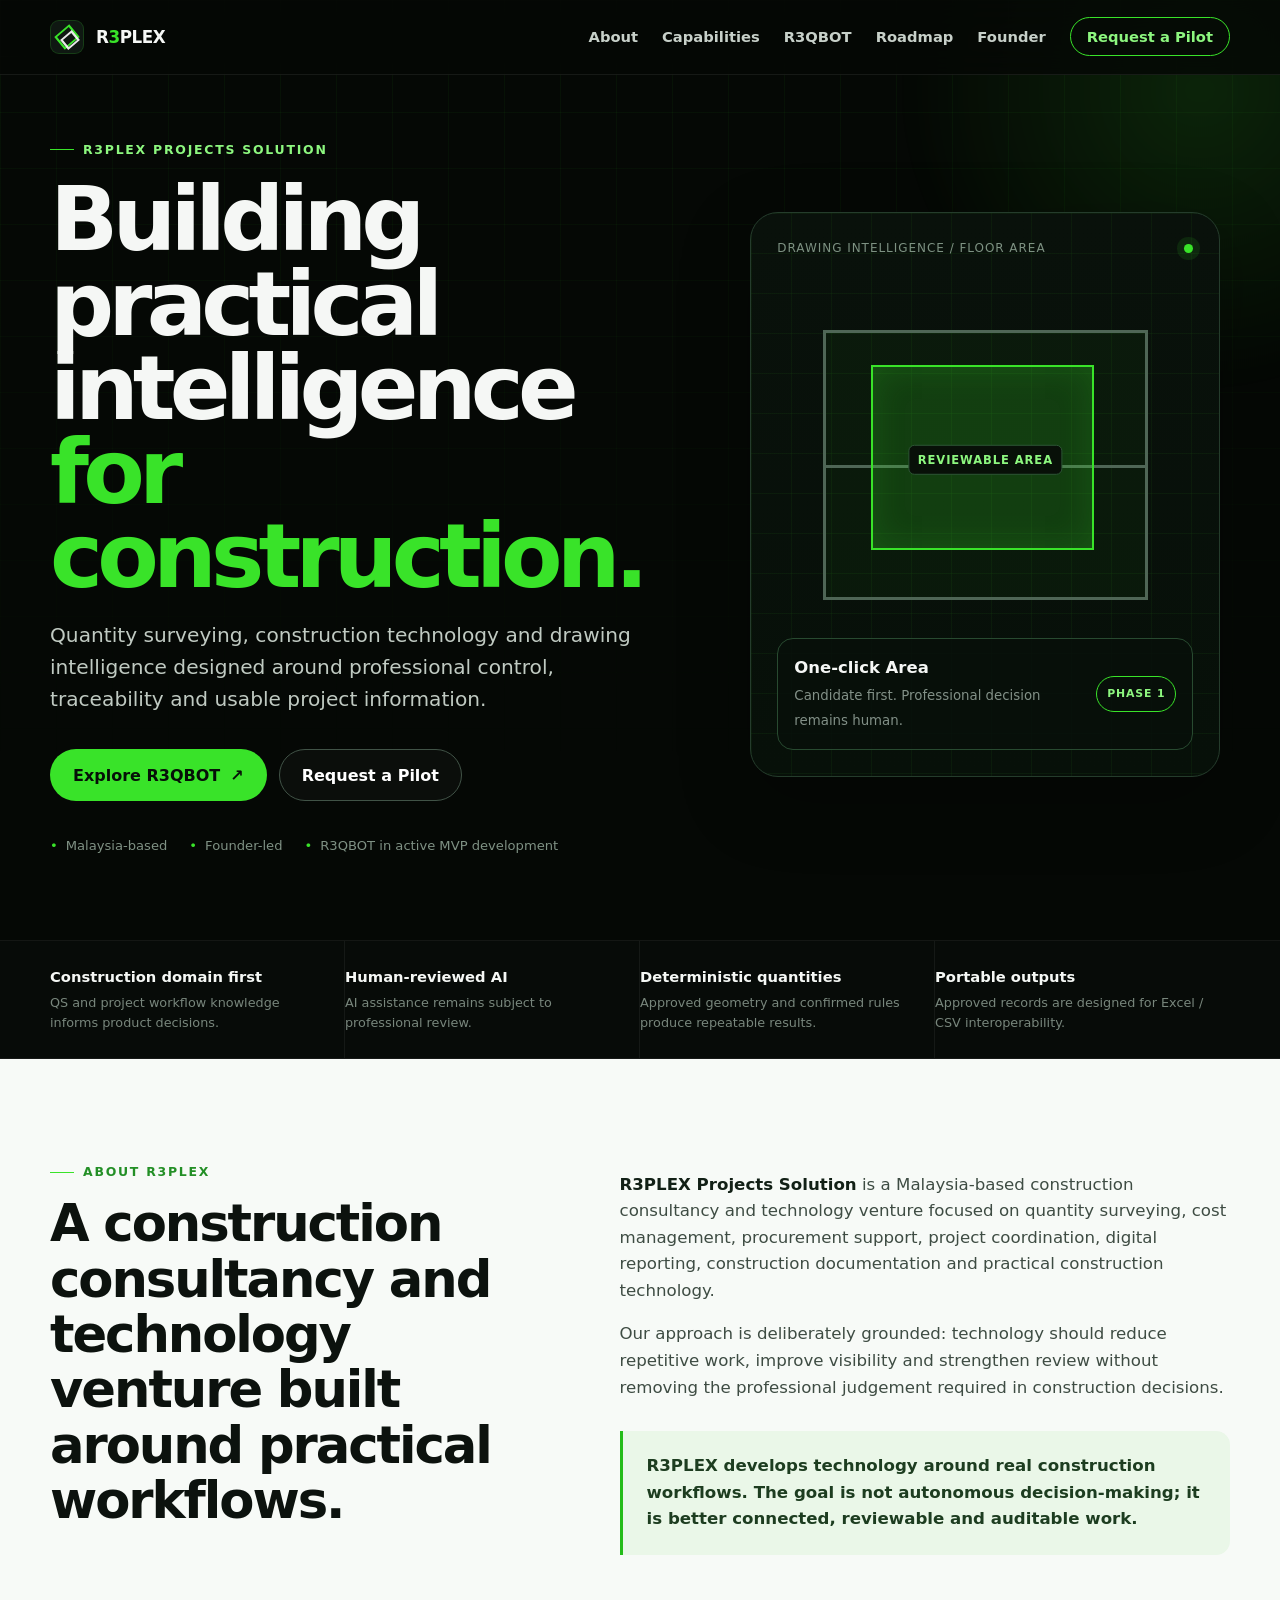
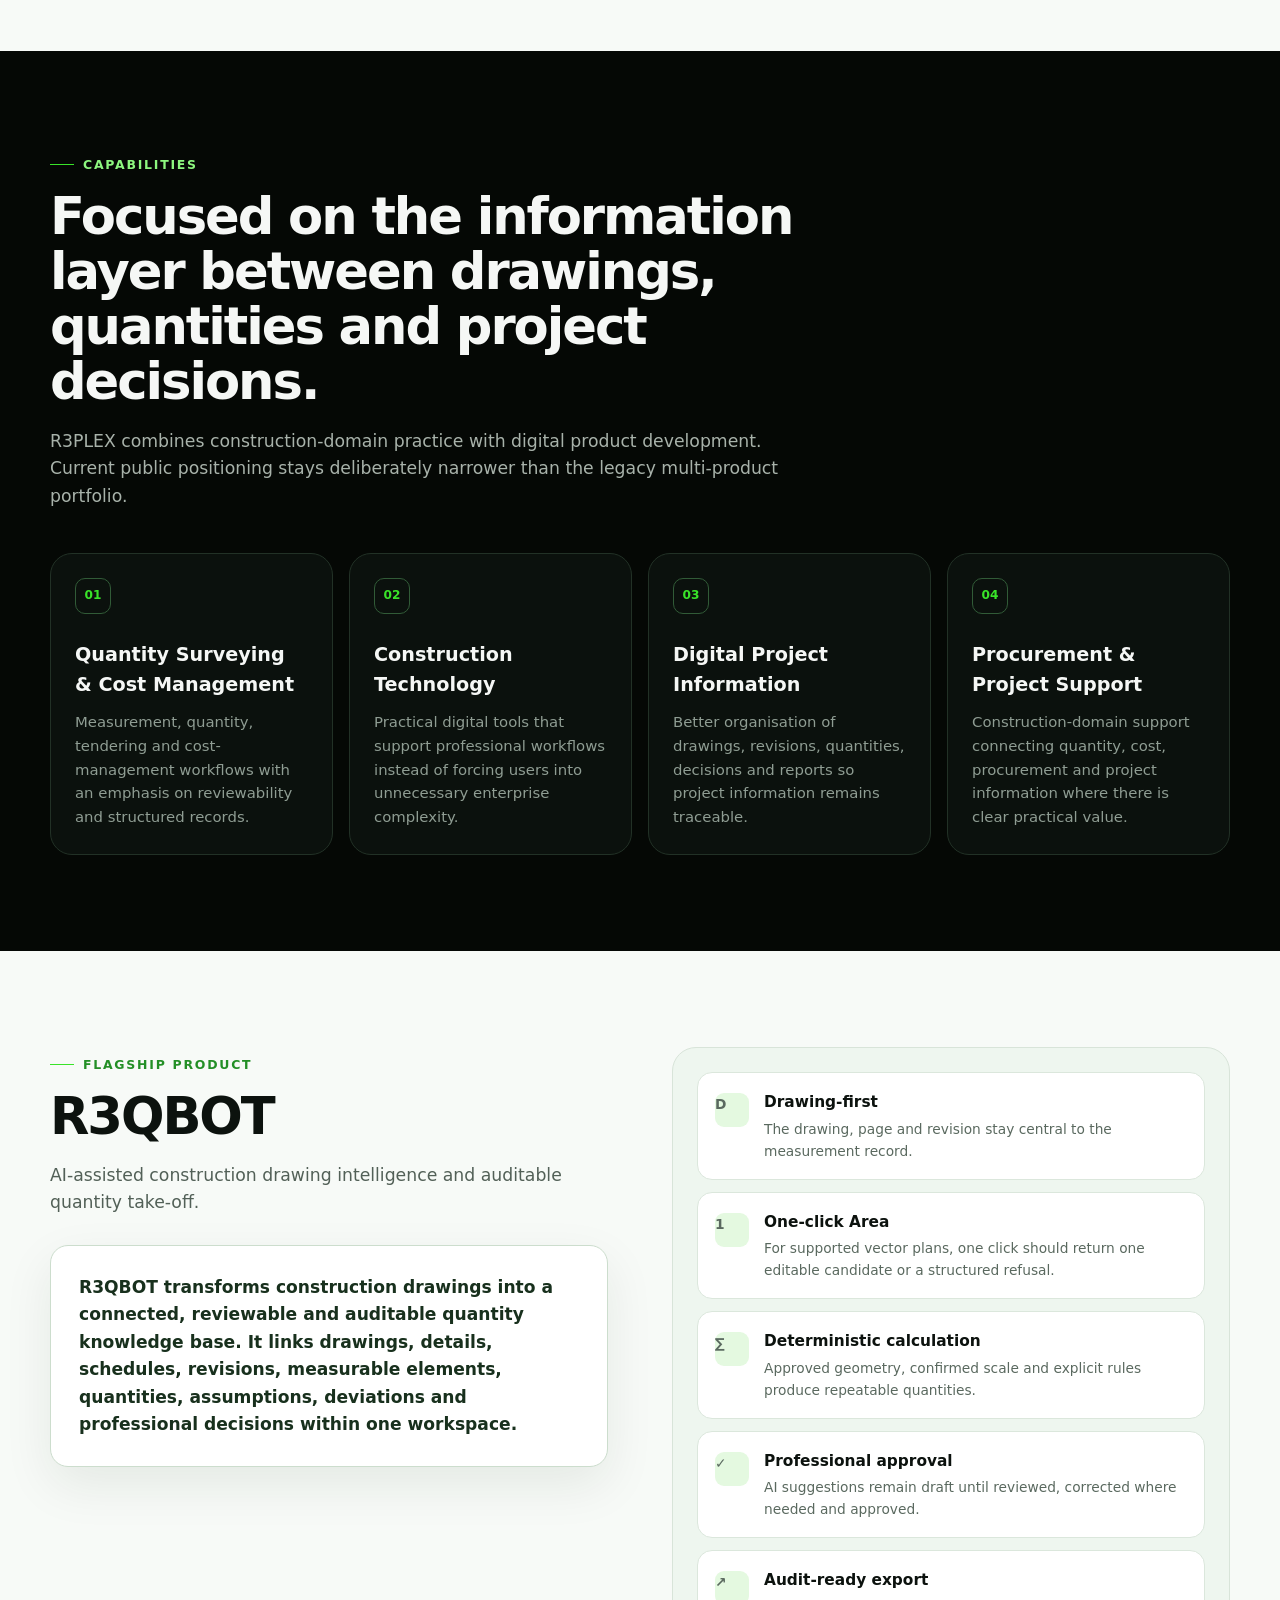
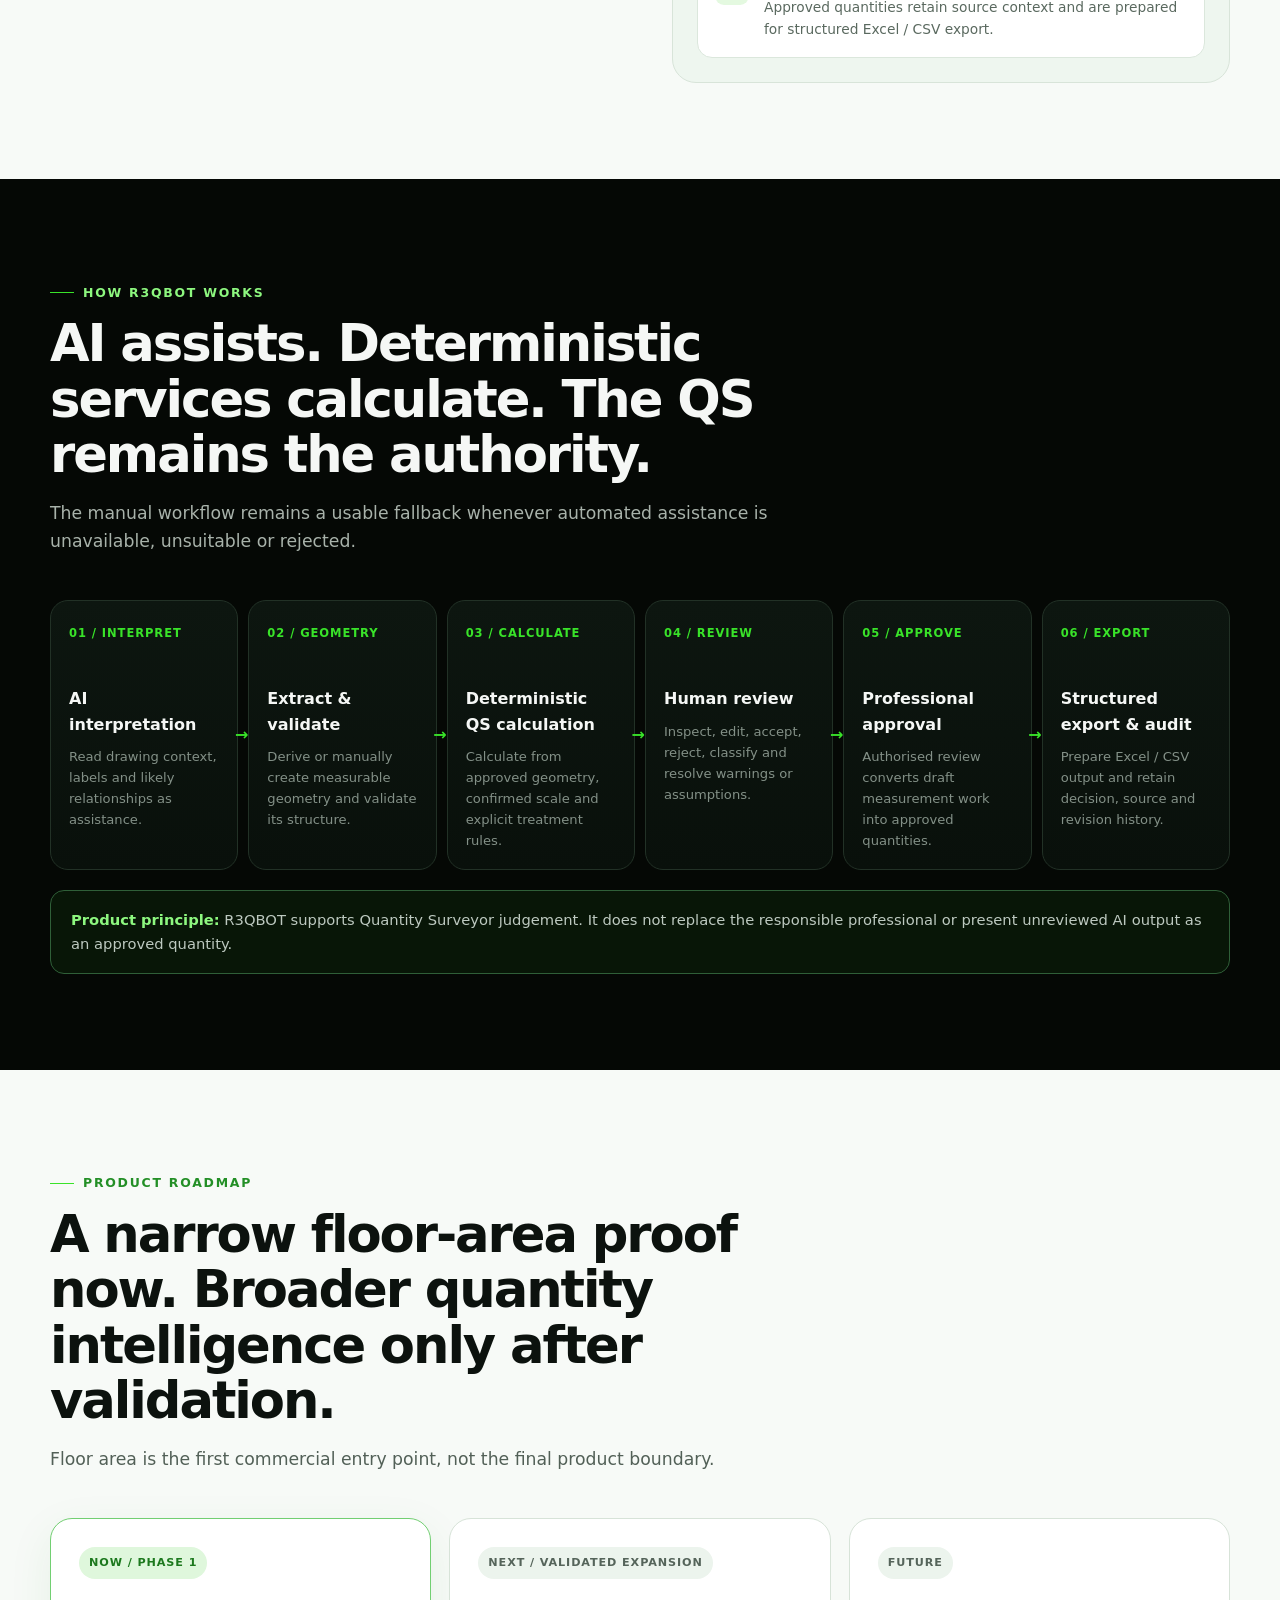
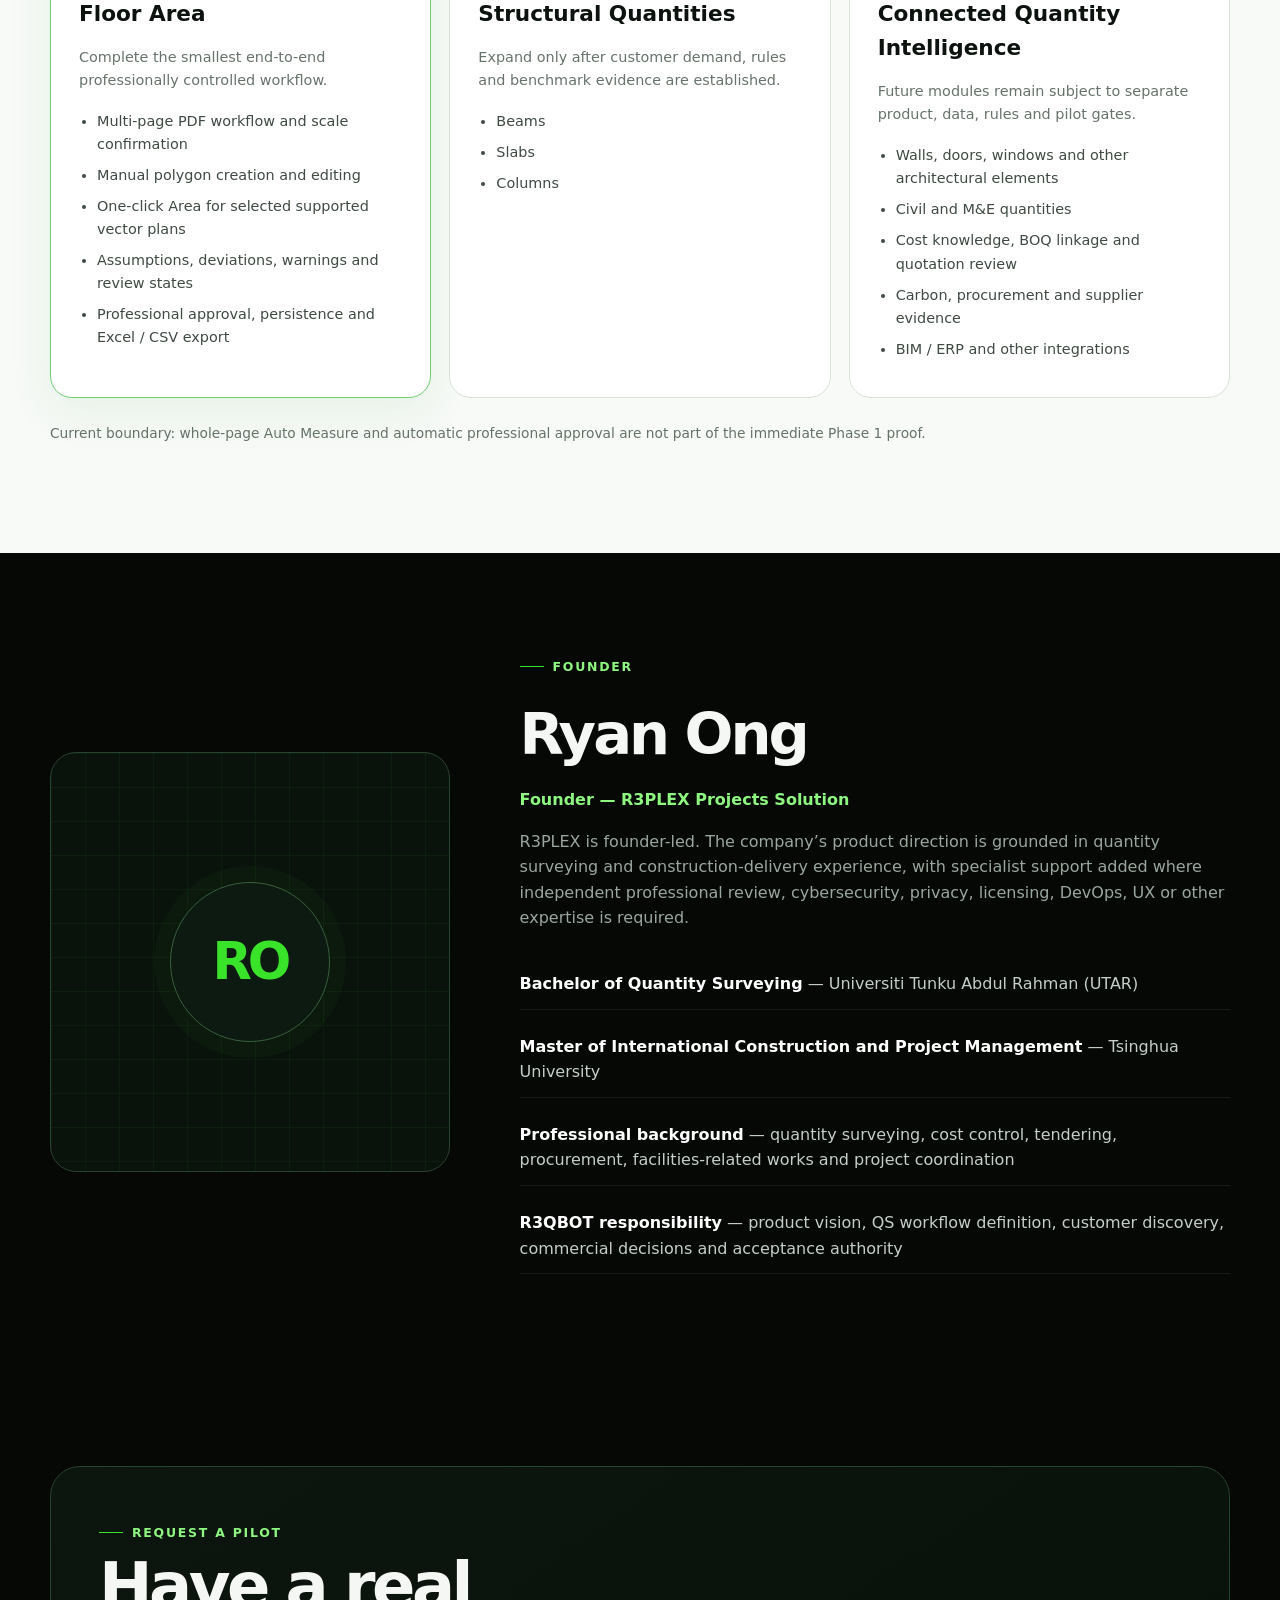
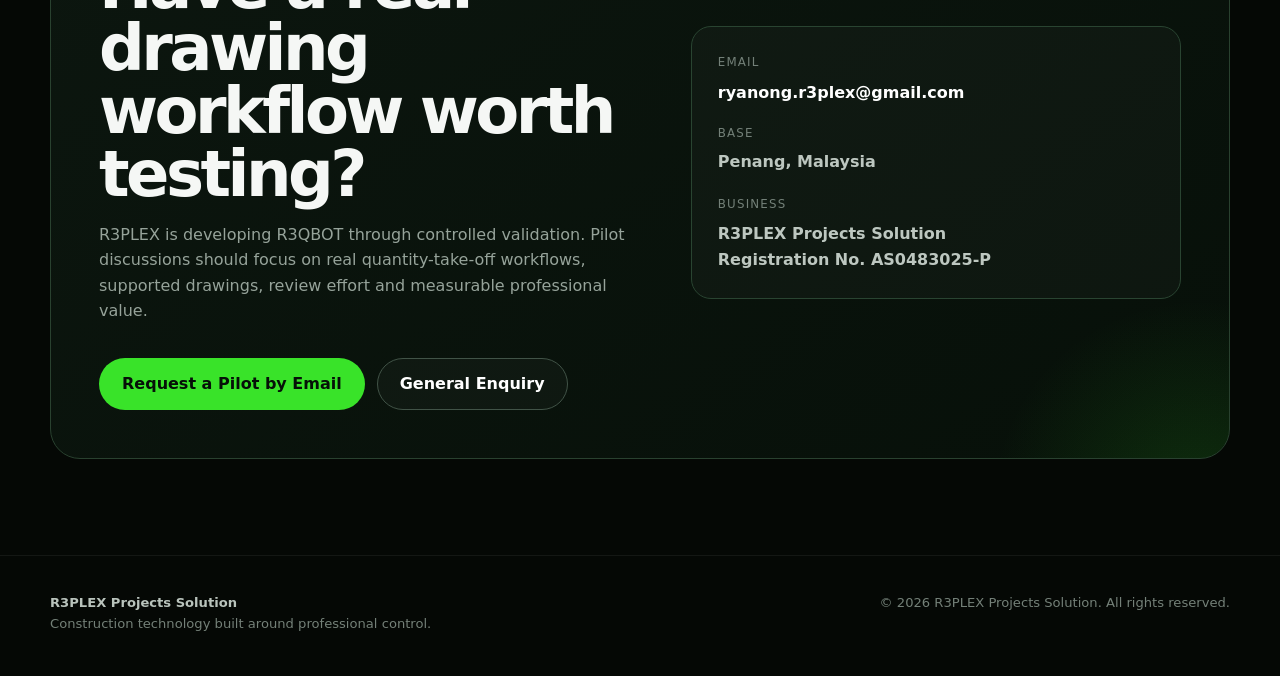
<file: R3PLEX.html>
<!DOCTYPE html>
<html lang="en">
<head>
  <meta charset="utf-8">
  <meta name="viewport" content="width=device-width, initial-scale=1">
  <meta name="theme-color" content="#07100a">
  <meta name="description" content="R3PLEX Projects Solution is a Malaysia-based construction consultancy and technology venture developing R3QBOT, a drawing-first, reviewable and auditable quantity intelligence workspace.">
  <title>R3PLEX Projects Solution | Construction Technology & R3QBOT</title>
  <meta property="og:title" content="R3PLEX Projects Solution | Construction Technology & R3QBOT">
  <meta property="og:description" content="Building practical intelligence for construction. Explore R3QBOT, the R3PLEX flagship product for reviewable and auditable quantity take-off.">
  <meta property="og:type" content="website">

  <style>
    :root {
      --bg: #050805;
      --surface: #0b110d;
      --surface-2: #0f1812;
      --surface-3: #132018;
      --green: #39e329;
      --green-2: #8df77f;
      --text: #f5f7f5;
      --muted: #a8b2aa;
      --line: #223126;
      --soft-line: rgba(57, 227, 41, .18);
      --white-surface: #f7faf7;
      --dark-text: #0c120e;
      --shadow: 0 24px 70px rgba(0, 0, 0, .28);
      --radius: 22px;
      --max: 1180px;
    }

    * { box-sizing: border-box; }
    html { scroll-behavior: smooth; }
    body {
      margin: 0;
      background: var(--bg);
      color: var(--text);
      font-family: Inter, ui-sans-serif, system-ui, -apple-system, BlinkMacSystemFont, "Segoe UI", sans-serif;
      line-height: 1.6;
      -webkit-font-smoothing: antialiased;
      text-rendering: optimizeLegibility;
    }
    a { color: inherit; }
    img { max-width: 100%; display: block; }
    button, a { -webkit-tap-highlight-color: transparent; }

    .skip-link {
      position: fixed;
      left: 16px;
      top: -60px;
      z-index: 2000;
      padding: 10px 14px;
      background: var(--green);
      color: #041006;
      border-radius: 10px;
      font-weight: 800;
      text-decoration: none;
      transition: top .2s ease;
    }
    .skip-link:focus { top: 16px; }

    .container {
      width: min(var(--max), calc(100% - 40px));
      margin-inline: auto;
    }

    .eyebrow {
      display: inline-flex;
      align-items: center;
      gap: 9px;
      color: var(--green-2);
      font-size: .78rem;
      font-weight: 800;
      letter-spacing: .14em;
      text-transform: uppercase;
    }
    .eyebrow::before {
      content: "";
      width: 24px;
      height: 1px;
      background: var(--green);
    }

    .section {
      padding: 96px 0;
      scroll-margin-top: 78px;
    }
    .section-light {
      background: var(--white-surface);
      color: var(--dark-text);
    }
    .section-title {
      margin: 14px 0 18px;
      max-width: 760px;
      font-size: clamp(2rem, 4vw, 3.5rem);
      line-height: 1.08;
      letter-spacing: -.04em;
    }
    .section-lead {
      max-width: 760px;
      margin: 0;
      color: var(--muted);
      font-size: 1.08rem;
    }
    .section-light .section-lead { color: #526057; }

    /* NAVIGATION */
    .site-header {
      position: fixed;
      inset: 0 0 auto 0;
      z-index: 1000;
      border-bottom: 1px solid rgba(255,255,255,.07);
      background: rgba(5, 8, 5, .82);
      backdrop-filter: blur(18px);
    }
    .nav-wrap {
      min-height: 74px;
      display: flex;
      align-items: center;
      justify-content: space-between;
      gap: 24px;
    }
    .brand {
      display: inline-flex;
      align-items: center;
      gap: 12px;
      text-decoration: none;
      font-weight: 900;
      letter-spacing: -.03em;
    }
    .brand-symbol {
      width: 34px;
      height: 34px;
      position: relative;
      border: 1px solid var(--soft-line);
      background: var(--surface-2);
      border-radius: 9px;
      overflow: hidden;
    }
    .brand-symbol::before,
    .brand-symbol::after {
      content: "";
      position: absolute;
      inset: 7px;
      border: 2px solid var(--green);
      transform: skew(-10deg) rotate(45deg);
    }
    .brand-symbol::after {
      inset: 12px 6px 6px 12px;
      border-color: #fff;
      opacity: .9;
    }
    .brand-name { font-size: 1.05rem; }
    .brand-name span { color: var(--green); }

    .nav-links {
      display: flex;
      align-items: center;
      gap: 24px;
      list-style: none;
      margin: 0;
      padding: 0;
    }
    .nav-links a {
      text-decoration: none;
      color: #c7d0c9;
      font-size: .92rem;
      font-weight: 700;
      transition: color .2s ease;
    }
    .nav-links a:hover,
    .nav-links a:focus-visible { color: #fff; }

    .nav-cta {
      padding: 10px 16px;
      border: 1px solid var(--green) !important;
      border-radius: 999px;
      color: var(--green-2) !important;
    }
    .nav-cta:hover,
    .nav-cta:focus-visible {
      background: var(--green);
      color: #061008 !important;
    }

    .menu-button {
      display: none;
      width: 44px;
      height: 44px;
      border-radius: 12px;
      border: 1px solid var(--line);
      background: var(--surface);
      color: #fff;
      cursor: pointer;
    }

    /* HERO */
    .hero {
      min-height: 820px;
      display: grid;
      align-items: center;
      padding: 132px 0 84px;
      position: relative;
      overflow: hidden;
      border-bottom: 1px solid rgba(255,255,255,.06);
    }
    .hero::before {
      content: "";
      position: absolute;
      inset: 0;
      background-image:
        linear-gradient(rgba(57,227,41,.055) 1px, transparent 1px),
        linear-gradient(90deg, rgba(57,227,41,.055) 1px, transparent 1px);
      background-size: 56px 56px;
      mask-image: linear-gradient(to bottom, black, transparent 83%);
      pointer-events: none;
    }
    .hero::after {
      content: "";
      position: absolute;
      width: 620px;
      height: 620px;
      right: -230px;
      top: -220px;
      border-radius: 50%;
      background: radial-gradient(circle, rgba(57,227,41,.13), transparent 68%);
      filter: blur(12px);
      pointer-events: none;
    }
    .hero-grid {
      position: relative;
      z-index: 1;
      display: grid;
      grid-template-columns: 1.12fr .88fr;
      gap: 68px;
      align-items: center;
    }
    .hero h1 {
      margin: 18px 0 20px;
      max-width: 780px;
      font-size: clamp(3.1rem, 7vw, 6.8rem);
      line-height: .94;
      letter-spacing: -.065em;
    }
    .hero h1 em {
      display: block;
      font-style: normal;
      color: var(--green);
    }
    .hero-copy {
      max-width: 660px;
      color: #c0cac2;
      font-size: clamp(1.05rem, 1.9vw, 1.26rem);
    }
    .hero-actions {
      display: flex;
      flex-wrap: wrap;
      gap: 12px;
      margin-top: 34px;
    }
    .button {
      display: inline-flex;
      align-items: center;
      justify-content: center;
      gap: 10px;
      min-height: 52px;
      padding: 0 22px;
      border-radius: 999px;
      border: 1px solid transparent;
      font-weight: 850;
      text-decoration: none;
      transition: transform .2s ease, background .2s ease, border-color .2s ease;
    }
    .button:hover { transform: translateY(-2px); }
    .button-primary { background: var(--green); color: #061008; }
    .button-secondary { border-color: #415347; background: rgba(255,255,255,.025); color: #fff; }
    .button-secondary:hover { border-color: var(--green); }

    .hero-note {
      display: flex;
      flex-wrap: wrap;
      gap: 10px 22px;
      margin-top: 34px;
      color: #7f9184;
      font-size: .82rem;
    }
    .hero-note span::before {
      content: "•";
      color: var(--green);
      margin-right: 8px;
    }

    .hero-visual {
      min-height: 510px;
      position: relative;
      display: flex;
      align-items: center;
      justify-content: center;
    }
    .drawing-card {
      width: min(100%, 470px);
      min-height: 500px;
      border: 1px solid #253c2c;
      background:
        linear-gradient(rgba(57,227,41,.055) 1px, transparent 1px),
        linear-gradient(90deg, rgba(57,227,41,.055) 1px, transparent 1px),
        linear-gradient(180deg, #09110b, #071009);
      background-size: 40px 40px, 40px 40px, auto;
      border-radius: 28px;
      box-shadow: var(--shadow);
      padding: 26px;
      position: relative;
      overflow: hidden;
    }
    .drawing-top {
      display: flex;
      align-items: center;
      justify-content: space-between;
      color: #7d9182;
      font-size: .75rem;
      letter-spacing: .08em;
      text-transform: uppercase;
    }
    .drawing-dot {
      width: 9px;
      height: 9px;
      background: var(--green);
      border-radius: 50%;
      box-shadow: 0 0 0 7px rgba(57,227,41,.11);
    }
    .room-plan {
      width: 78%;
      aspect-ratio: 1.2;
      margin: 72px auto 38px;
      border: 3px solid #4f6656;
      position: relative;
      background: rgba(57,227,41,.045);
    }
    .room-plan::before {
      content: "";
      position: absolute;
      left: -3px;
      right: -3px;
      top: 50%;
      border-top: 3px solid #4f6656;
    }
    .room-plan::after {
      content: "";
      position: absolute;
      inset: 12% 16% 18% 14%;
      border: 2px solid var(--green);
      background: rgba(57,227,41,.18);
      box-shadow: 0 0 34px rgba(57,227,41,.16) inset;
    }
    .room-label {
      position: absolute;
      left: 50%;
      top: 48%;
      transform: translate(-50%, -50%);
      z-index: 2;
      padding: 5px 8px;
      color: var(--green-2);
      background: #081008;
      border: 1px solid #2d5535;
      border-radius: 6px;
      font-size: .72rem;
      font-weight: 800;
      letter-spacing: .08em;
    }
    .one-click {
      display: grid;
      grid-template-columns: 1fr auto;
      gap: 12px;
      align-items: center;
      padding: 16px;
      border: 1px solid #284a30;
      background: rgba(8,16,10,.86);
      border-radius: 16px;
    }
    .one-click strong { display: block; font-size: 1.03rem; }
    .one-click small { color: #829087; }
    .one-click-badge {
      padding: 8px 10px;
      border: 1px solid var(--green);
      border-radius: 999px;
      color: var(--green-2);
      font-size: .68rem;
      font-weight: 900;
      letter-spacing: .08em;
    }

    /* TRUST STRIP */
    .trust-strip { border-bottom: 1px solid rgba(255,255,255,.06); background: #070b08; }
    .trust-grid {
      display: grid;
      grid-template-columns: repeat(4, 1fr);
    }
    .trust-item {
      padding: 24px 24px 24px 0;
      border-right: 1px solid rgba(255,255,255,.06);
    }
    .trust-item:last-child { border-right: 0; }
    .trust-item strong { display: block; color: #f5f8f5; font-size: .92rem; }
    .trust-item span { display: block; margin-top: 4px; color: #78867c; font-size: .8rem; }

    /* ABOUT */
    .about-grid {
      display: grid;
      grid-template-columns: .9fr 1.1fr;
      gap: 70px;
      align-items: start;
    }
    .about-copy { color: #3e4c43; font-size: 1.04rem; }
    .about-copy strong { color: #122016; }
    .statement {
      margin-top: 30px;
      padding: 22px 24px;
      border-left: 3px solid #24bc19;
      background: #eaf7e8;
      border-radius: 0 14px 14px 0;
      color: #1d3d20;
      font-weight: 750;
    }

    /* CAPABILITIES */
    .cards {
      display: grid;
      grid-template-columns: repeat(4, 1fr);
      gap: 16px;
      margin-top: 42px;
    }
    .cap-card {
      min-height: 245px;
      padding: 24px;
      border: 1px solid var(--line);
      background: var(--surface);
      border-radius: var(--radius);
      transition: transform .2s ease, border-color .2s ease;
    }
    .cap-card:hover { transform: translateY(-4px); border-color: #385b40; }
    .cap-index {
      display: inline-flex;
      width: 36px;
      height: 36px;
      align-items: center;
      justify-content: center;
      border: 1px solid #315b37;
      color: var(--green);
      border-radius: 10px;
      font-size: .76rem;
      font-weight: 900;
    }
    .cap-card h3 { margin: 26px 0 10px; font-size: 1.2rem; }
    .cap-card p { margin: 0; color: #8f9d93; font-size: .93rem; }

    /* R3QBOT FEATURE */
    .product-grid {
      display: grid;
      grid-template-columns: 1fr 1fr;
      gap: 64px;
      align-items: start;
    }
    .product-quote {
      margin-top: 28px;
      padding: 28px;
      border: 1px solid #ccddcd;
      border-radius: 18px;
      background: #fff;
      box-shadow: 0 18px 50px rgba(10, 40, 16, .08);
      font-size: 1.07rem;
      font-weight: 720;
      color: #18301d;
    }
    .product-panel {
      display: grid;
      gap: 12px;
      padding: 24px;
      border: 1px solid #d8e4d9;
      background: #eef6ef;
      border-radius: 24px;
    }
    .feature-row {
      display: grid;
      grid-template-columns: auto 1fr;
      gap: 15px;
      align-items: start;
      padding: 17px;
      border-radius: 15px;
      background: #fff;
      border: 1px solid #dbe7dc;
    }
    .feature-icon {
      width: 34px;
      height: 34px;
      display: grid;
      place-items: center;
      border-radius: 9px;
      background: #e4f9e0;
      color: #1e9420;
      font-weight: 900;
    }
    .feature-row strong { display: block; font-size: .96rem; }
    .feature-row span { display: block; color: #5a695f; font-size: .86rem; margin-top: 3px; }

    /* WORKFLOW */
    .workflow-list {
      display: grid;
      grid-template-columns: repeat(6, 1fr);
      gap: 10px;
      margin-top: 44px;
      position: relative;
    }
    .workflow-step {
      min-height: 190px;
      padding: 18px;
      border: 1px solid var(--line);
      background: linear-gradient(180deg, #0d1610, #09100b);
      border-radius: 18px;
      position: relative;
    }
    .workflow-step::after {
      content: "→";
      position: absolute;
      top: 50%;
      right: -11px;
      transform: translateY(-50%);
      color: var(--green);
      font-weight: 900;
      z-index: 2;
    }
    .workflow-step:last-child::after { display: none; }
    .workflow-no { color: var(--green); font-size: .72rem; font-weight: 900; letter-spacing: .08em; }
    .workflow-step h3 { margin: 42px 0 9px; font-size: 1rem; }
    .workflow-step p { margin: 0; color: #839087; font-size: .82rem; }
    .workflow-principle {
      margin-top: 20px;
      padding: 17px 20px;
      border: 1px solid #2f5f38;
      border-radius: 14px;
      background: rgba(57,227,41,.06);
      color: #bdc9c0;
      font-size: .92rem;
    }
    .workflow-principle strong { color: var(--green-2); }

    /* ROADMAP */
    .roadmap-grid {
      display: grid;
      grid-template-columns: repeat(3, 1fr);
      gap: 18px;
      margin-top: 44px;
    }
    .roadmap-card {
      padding: 28px;
      border-radius: 22px;
      border: 1px solid #d7e3d8;
      background: #fff;
    }
    .roadmap-card.active { border-color: #72cf72; box-shadow: 0 14px 45px rgba(33,132,39,.08); }
    .roadmap-tag {
      display: inline-flex;
      padding: 7px 10px;
      border-radius: 999px;
      background: #ecf4ed;
      color: #55645a;
      font-size: .7rem;
      font-weight: 900;
      letter-spacing: .08em;
      text-transform: uppercase;
    }
    .roadmap-card.active .roadmap-tag { background: #dff7dc; color: #1d791e; }
    .roadmap-card h3 { margin: 18px 0 8px; font-size: 1.35rem; }
    .roadmap-card p { color: #66736a; font-size: .9rem; }
    .roadmap-card ul { margin: 18px 0 0; padding-left: 18px; color: #3e4a42; font-size: .9rem; }
    .roadmap-card li { margin: 8px 0; }
    .roadmap-boundary {
      margin-top: 24px;
      color: #657268;
      font-size: .86rem;
    }

    /* FOUNDER */
    .founder-grid {
      display: grid;
      grid-template-columns: .72fr 1.28fr;
      gap: 70px;
      align-items: center;
    }
    .founder-card {
      min-height: 420px;
      border: 1px solid #2a4230;
      border-radius: 26px;
      background:
        linear-gradient(rgba(57,227,41,.055) 1px, transparent 1px),
        linear-gradient(90deg, rgba(57,227,41,.055) 1px, transparent 1px),
        #0a120c;
      background-size: 34px 34px;
      display: grid;
      place-items: center;
      position: relative;
      overflow: hidden;
    }
    .founder-monogram {
      width: 160px;
      height: 160px;
      display: grid;
      place-items: center;
      border-radius: 50%;
      border: 1px solid #37603d;
      background: #0d1a11;
      color: var(--green);
      font-size: 3.2rem;
      font-weight: 900;
      letter-spacing: -.08em;
      box-shadow: 0 0 0 16px rgba(57,227,41,.035);
    }
    .founder-copy h2 { margin: 12px 0 6px; font-size: clamp(2.3rem, 4.5vw, 4.4rem); letter-spacing: -.05em; }
    .founder-role { color: var(--green-2); font-weight: 800; }
    .founder-copy p { color: #9aa79e; }
    .founder-list { margin: 28px 0 0; padding: 0; list-style: none; display: grid; gap: 12px; }
    .founder-list li { padding: 12px 0; border-bottom: 1px solid rgba(255,255,255,.07); color: #c5cec7; }
    .founder-list strong { color: #fff; }

    /* CONTACT */
    .contact-shell {
      display: grid;
      grid-template-columns: 1.05fr .95fr;
      gap: 50px;
      padding: 48px;
      border: 1px solid #29412f;
      border-radius: 30px;
      background: linear-gradient(145deg, #0c160f, #071009);
      position: relative;
      overflow: hidden;
    }
    .contact-shell::after {
      content: "";
      position: absolute;
      width: 420px;
      height: 420px;
      right: -180px;
      bottom: -260px;
      border-radius: 50%;
      background: radial-gradient(circle, rgba(57,227,41,.15), transparent 70%);
      pointer-events: none;
    }
    .contact-shell h2 {
      margin: 12px 0 14px;
      font-size: clamp(2.4rem, 5vw, 4.8rem);
      line-height: .98;
      letter-spacing: -.055em;
    }
    .contact-shell p { color: #96a39a; max-width: 620px; }
    .contact-card {
      align-self: center;
      padding: 26px;
      border: 1px solid #294431;
      border-radius: 20px;
      background: rgba(255,255,255,.025);
      position: relative;
      z-index: 1;
    }
    .contact-card .label { color: #738078; font-size: .74rem; text-transform: uppercase; letter-spacing: .1em; }
    .contact-card a { display: block; margin: 8px 0 18px; color: #fff; font-weight: 800; text-decoration: none; word-break: break-word; }
    .contact-card a:hover { color: var(--green-2); }
    .contact-card .location { margin-top: 7px; color: #bdc7c0; font-weight: 700; }

    /* FOOTER */
    .footer {
      padding: 36px 0 42px;
      border-top: 1px solid rgba(255,255,255,.06);
      color: #748078;
      font-size: .82rem;
    }
    .footer-row {
      display: flex;
      justify-content: space-between;
      gap: 24px;
      align-items: flex-start;
      flex-wrap: wrap;
    }
    .footer strong { color: #b9c3bc; }

    /* MOTION + ACCESSIBILITY */
    .reveal {
      opacity: 0;
      transform: translateY(16px);
      transition: opacity .65s ease, transform .65s ease;
    }
    .reveal.visible { opacity: 1; transform: none; }
    :focus-visible { outline: 3px solid rgba(57,227,41,.6); outline-offset: 3px; }

    @media (prefers-reduced-motion: reduce) {
      html { scroll-behavior: auto; }
      *, *::before, *::after { animation: none !important; transition: none !important; }
      .reveal { opacity: 1; transform: none; }
    }

    @media (max-width: 1000px) {
      .hero-grid,
      .about-grid,
      .product-grid,
      .founder-grid,
      .contact-shell { grid-template-columns: 1fr; }
      .hero { min-height: auto; }
      .hero-visual { min-height: 460px; }
      .cards { grid-template-columns: repeat(2, 1fr); }
      .workflow-list { grid-template-columns: repeat(3, 1fr); }
      .workflow-step:nth-child(3)::after { display: none; }
      .roadmap-grid { grid-template-columns: 1fr; }
      .trust-grid { grid-template-columns: repeat(2, 1fr); }
      .trust-item:nth-child(2) { border-right: 0; }
      .founder-card { min-height: 340px; }
    }

    @media (max-width: 780px) {
      .container { width: min(100% - 28px, var(--max)); }
      .section { padding: 74px 0; }
      .menu-button { display: inline-grid; place-items: center; }
      .nav-links {
        display: none;
        position: absolute;
        top: 66px;
        left: 14px;
        right: 14px;
        padding: 18px;
        background: #09100b;
        border: 1px solid var(--line);
        border-radius: 18px;
        box-shadow: var(--shadow);
      }
      .nav-links.open { display: grid; gap: 0; }
      .nav-links li { border-bottom: 1px solid rgba(255,255,255,.06); }
      .nav-links li:last-child { border: 0; padding-top: 8px; }
      .nav-links a { display: block; padding: 13px 8px; }
      .nav-cta { text-align: center; }
      .hero { padding-top: 112px; }
      .hero h1 { font-size: clamp(3rem, 15vw, 5rem); }
      .hero-grid { gap: 32px; }
      .hero-visual { min-height: 410px; }
      .drawing-card { min-height: 420px; padding: 20px; }
      .room-plan { margin-top: 52px; }
      .cards { grid-template-columns: 1fr; }
      .workflow-list { grid-template-columns: 1fr; }
      .workflow-step { min-height: 150px; }
      .workflow-step h3 { margin-top: 24px; }
      .workflow-step::after { display: none; }
      .trust-grid { grid-template-columns: 1fr; }
      .trust-item { border-right: 0; border-bottom: 1px solid rgba(255,255,255,.06); }
      .trust-item:last-child { border-bottom: 0; }
      .contact-shell { padding: 28px; }
    }
  </style>
</head>
<body>
  <a class="skip-link" href="#main-content">Skip to main content</a>

  <header class="site-header">
    <div class="container nav-wrap">
      <a class="brand" href="#home" aria-label="R3PLEX Projects Solution home">
        <span class="brand-symbol" aria-hidden="true"></span>
        <span class="brand-name">R<span>3</span>PLEX</span>
      </a>

      <button class="menu-button" type="button" aria-label="Open navigation menu" aria-expanded="false" aria-controls="primary-navigation">
        <span aria-hidden="true">☰</span>
      </button>

      <ul class="nav-links" id="primary-navigation">
        <li><a href="#about">About</a></li>
        <li><a href="#capabilities">Capabilities</a></li>
        <li><a href="#r3qbot">R3QBOT</a></li>
        <li><a href="#roadmap">Roadmap</a></li>
        <li><a href="#founder">Founder</a></li>
        <li><a class="nav-cta" href="#contact">Request a Pilot</a></li>
      </ul>
    </div>
  </header>

  <main id="main-content">
    <section id="home" class="hero">
      <div class="container hero-grid">
        <div class="reveal">
          <div class="eyebrow">R3PLEX Projects Solution</div>
          <h1>Building practical intelligence <em>for construction.</em></h1>
          <p class="hero-copy">Quantity surveying, construction technology and drawing intelligence designed around professional control, traceability and usable project information.</p>
          <div class="hero-actions">
            <a class="button button-primary" href="#r3qbot">Explore R3QBOT <span aria-hidden="true">↗</span></a>
            <a class="button button-secondary" href="#contact">Request a Pilot</a>
          </div>
          <div class="hero-note" aria-label="Company and product status">
            <span>Malaysia-based</span>
            <span>Founder-led</span>
            <span>R3QBOT in active MVP development</span>
          </div>
        </div>

        <div class="hero-visual reveal" aria-label="Conceptual drawing intelligence illustration">
          <div class="drawing-card">
            <div class="drawing-top">
              <span>Drawing intelligence / floor area</span>
              <span class="drawing-dot" aria-hidden="true"></span>
            </div>
            <div class="room-plan" aria-hidden="true">
              <span class="room-label">REVIEWABLE AREA</span>
            </div>
            <div class="one-click">
              <div>
                <strong>One-click Area</strong>
                <small>Candidate first. Professional decision remains human.</small>
              </div>
              <span class="one-click-badge">PHASE 1</span>
            </div>
          </div>
        </div>
      </div>
    </section>

    <aside class="trust-strip" aria-label="R3PLEX operating position">
      <div class="container trust-grid">
        <div class="trust-item"><strong>Construction domain first</strong><span>QS and project workflow knowledge informs product decisions.</span></div>
        <div class="trust-item"><strong>Human-reviewed AI</strong><span>AI assistance remains subject to professional review.</span></div>
        <div class="trust-item"><strong>Deterministic quantities</strong><span>Approved geometry and confirmed rules produce repeatable results.</span></div>
        <div class="trust-item"><strong>Portable outputs</strong><span>Approved records are designed for Excel / CSV interoperability.</span></div>
      </div>
    </aside>

    <section id="about" class="section section-light">
      <div class="container about-grid">
        <div class="reveal">
          <div class="eyebrow" style="color:#238f26">About R3PLEX</div>
          <h2 class="section-title">A construction consultancy and technology venture built around practical workflows.</h2>
        </div>
        <div class="about-copy reveal">
          <p><strong>R3PLEX Projects Solution</strong> is a Malaysia-based construction consultancy and technology venture focused on quantity surveying, cost management, procurement support, project coordination, digital reporting, construction documentation and practical construction technology.</p>
          <p>Our approach is deliberately grounded: technology should reduce repetitive work, improve visibility and strengthen review without removing the professional judgement required in construction decisions.</p>
          <div class="statement">R3PLEX develops technology around real construction workflows. The goal is not autonomous decision-making; it is better connected, reviewable and auditable work.</div>
        </div>
      </div>
    </section>

    <section id="capabilities" class="section">
      <div class="container">
        <div class="eyebrow">Capabilities</div>
        <h2 class="section-title">Focused on the information layer between drawings, quantities and project decisions.</h2>
        <p class="section-lead">R3PLEX combines construction-domain practice with digital product development. Current public positioning stays deliberately narrower than the legacy multi-product portfolio.</p>

        <div class="cards">
          <article class="cap-card reveal">
            <span class="cap-index">01</span>
            <h3>Quantity Surveying & Cost Management</h3>
            <p>Measurement, quantity, tendering and cost-management workflows with an emphasis on reviewability and structured records.</p>
          </article>
          <article class="cap-card reveal">
            <span class="cap-index">02</span>
            <h3>Construction Technology</h3>
            <p>Practical digital tools that support professional workflows instead of forcing users into unnecessary enterprise complexity.</p>
          </article>
          <article class="cap-card reveal">
            <span class="cap-index">03</span>
            <h3>Digital Project Information</h3>
            <p>Better organisation of drawings, revisions, quantities, decisions and reports so project information remains traceable.</p>
          </article>
          <article class="cap-card reveal">
            <span class="cap-index">04</span>
            <h3>Procurement & Project Support</h3>
            <p>Construction-domain support connecting quantity, cost, procurement and project information where there is clear practical value.</p>
          </article>
        </div>
      </div>
    </section>

    <section id="r3qbot" class="section section-light">
      <div class="container product-grid">
        <div class="reveal">
          <div class="eyebrow" style="color:#238f26">Flagship product</div>
          <h2 class="section-title">R3QBOT</h2>
          <p class="section-lead" style="color:#526057">AI-assisted construction drawing intelligence and auditable quantity take-off.</p>
          <div class="product-quote">R3QBOT transforms construction drawings into a connected, reviewable and auditable quantity knowledge base. It links drawings, details, schedules, revisions, measurable elements, quantities, assumptions, deviations and professional decisions within one workspace.</div>
        </div>

        <div class="product-panel reveal" aria-label="R3QBOT differentiators">
          <div class="feature-row"><span class="feature-icon">D</span><div><strong>Drawing-first</strong><span>The drawing, page and revision stay central to the measurement record.</span></div></div>
          <div class="feature-row"><span class="feature-icon">1</span><div><strong>One-click Area</strong><span>For supported vector plans, one click should return one editable candidate or a structured refusal.</span></div></div>
          <div class="feature-row"><span class="feature-icon">∑</span><div><strong>Deterministic calculation</strong><span>Approved geometry, confirmed scale and explicit rules produce repeatable quantities.</span></div></div>
          <div class="feature-row"><span class="feature-icon">✓</span><div><strong>Professional approval</strong><span>AI suggestions remain draft until reviewed, corrected where needed and approved.</span></div></div>
          <div class="feature-row"><span class="feature-icon">↗</span><div><strong>Audit-ready export</strong><span>Approved quantities retain source context and are prepared for structured Excel / CSV export.</span></div></div>
        </div>
      </div>
    </section>

    <section id="workflow" class="section">
      <div class="container">
        <div class="eyebrow">How R3QBOT works</div>
        <h2 class="section-title">AI assists. Deterministic services calculate. The QS remains the authority.</h2>
        <p class="section-lead">The manual workflow remains a usable fallback whenever automated assistance is unavailable, unsuitable or rejected.</p>

        <div class="workflow-list" aria-label="R3QBOT Phase 1 controlled workflow">
          <article class="workflow-step reveal"><span class="workflow-no">01 / INTERPRET</span><h3>AI interpretation</h3><p>Read drawing context, labels and likely relationships as assistance.</p></article>
          <article class="workflow-step reveal"><span class="workflow-no">02 / GEOMETRY</span><h3>Extract & validate</h3><p>Derive or manually create measurable geometry and validate its structure.</p></article>
          <article class="workflow-step reveal"><span class="workflow-no">03 / CALCULATE</span><h3>Deterministic QS calculation</h3><p>Calculate from approved geometry, confirmed scale and explicit treatment rules.</p></article>
          <article class="workflow-step reveal"><span class="workflow-no">04 / REVIEW</span><h3>Human review</h3><p>Inspect, edit, accept, reject, classify and resolve warnings or assumptions.</p></article>
          <article class="workflow-step reveal"><span class="workflow-no">05 / APPROVE</span><h3>Professional approval</h3><p>Authorised review converts draft measurement work into approved quantities.</p></article>
          <article class="workflow-step reveal"><span class="workflow-no">06 / EXPORT</span><h3>Structured export & audit</h3><p>Prepare Excel / CSV output and retain decision, source and revision history.</p></article>
        </div>

        <div class="workflow-principle"><strong>Product principle:</strong> R3QBOT supports Quantity Surveyor judgement. It does not replace the responsible professional or present unreviewed AI output as an approved quantity.</div>
      </div>
    </section>

    <section id="roadmap" class="section section-light">
      <div class="container">
        <div class="eyebrow" style="color:#238f26">Product roadmap</div>
        <h2 class="section-title">A narrow floor-area proof now. Broader quantity intelligence only after validation.</h2>
        <p class="section-lead" style="color:#526057">Floor area is the first commercial entry point, not the final product boundary.</p>

        <div class="roadmap-grid">
          <article class="roadmap-card active reveal">
            <span class="roadmap-tag">Now / Phase 1</span>
            <h3>Floor Area</h3>
            <p>Complete the smallest end-to-end professionally controlled workflow.</p>
            <ul>
              <li>Multi-page PDF workflow and scale confirmation</li>
              <li>Manual polygon creation and editing</li>
              <li>One-click Area for selected supported vector plans</li>
              <li>Assumptions, deviations, warnings and review states</li>
              <li>Professional approval, persistence and Excel / CSV export</li>
            </ul>
          </article>
          <article class="roadmap-card reveal">
            <span class="roadmap-tag">Next / validated expansion</span>
            <h3>Structural Quantities</h3>
            <p>Expand only after customer demand, rules and benchmark evidence are established.</p>
            <ul>
              <li>Beams</li>
              <li>Slabs</li>
              <li>Columns</li>
            </ul>
          </article>
          <article class="roadmap-card reveal">
            <span class="roadmap-tag">Future</span>
            <h3>Connected Quantity Intelligence</h3>
            <p>Future modules remain subject to separate product, data, rules and pilot gates.</p>
            <ul>
              <li>Walls, doors, windows and other architectural elements</li>
              <li>Civil and M&amp;E quantities</li>
              <li>Cost knowledge, BOQ linkage and quotation review</li>
              <li>Carbon, procurement and supplier evidence</li>
              <li>BIM / ERP and other integrations</li>
            </ul>
          </article>
        </div>
        <p class="roadmap-boundary">Current boundary: whole-page Auto Measure and automatic professional approval are not part of the immediate Phase 1 proof.</p>
      </div>
    </section>

    <section id="founder" class="section">
      <div class="container founder-grid">
        <div class="founder-card reveal" aria-label="Founder profile placeholder for Ryan Ong">
          <div class="founder-monogram" aria-hidden="true">RO</div>
        </div>
        <div class="founder-copy reveal">
          <div class="eyebrow">Founder</div>
          <h2>Ryan Ong</h2>
          <div class="founder-role">Founder — R3PLEX Projects Solution</div>
          <p>R3PLEX is founder-led. The company’s product direction is grounded in quantity surveying and construction-delivery experience, with specialist support added where independent professional review, cybersecurity, privacy, licensing, DevOps, UX or other expertise is required.</p>
          <ul class="founder-list">
            <li><strong>Bachelor of Quantity Surveying</strong> — Universiti Tunku Abdul Rahman (UTAR)</li>
            <li><strong>Master of International Construction and Project Management</strong> — Tsinghua University</li>
            <li><strong>Professional background</strong> — quantity surveying, cost control, tendering, procurement, facilities-related works and project coordination</li>
            <li><strong>R3QBOT responsibility</strong> — product vision, QS workflow definition, customer discovery, commercial decisions and acceptance authority</li>
          </ul>
        </div>
      </div>
    </section>

    <section id="contact" class="section">
      <div class="container contact-shell reveal">
        <div>
          <div class="eyebrow">Request a pilot</div>
          <h2>Have a real drawing workflow worth testing?</h2>
          <p>R3PLEX is developing R3QBOT through controlled validation. Pilot discussions should focus on real quantity-take-off workflows, supported drawings, review effort and measurable professional value.</p>
          <div class="hero-actions">
            <a class="button button-primary" href="mailto:ryanong.r3plex@gmail.com?subject=R3QBOT%20Pilot%20Enquiry&body=Hello%20R3PLEX%2C%0A%0AI%20am%20interested%20in%20discussing%20an%20R3QBOT%20pilot.%0A%0ACompany%20%2F%20organisation%3A%0ARole%3A%0ATypical%20drawing%20workflow%3A%0AWhat%20I%20would%20like%20to%20test%3A%0A%0ARegards%2C">Request a Pilot by Email</a>
            <a class="button button-secondary" href="mailto:ryanong.r3plex@gmail.com?subject=R3PLEX%20General%20Enquiry">General Enquiry</a>
          </div>
        </div>
        <div class="contact-card">
          <div class="label">Email</div>
          <a href="mailto:ryanong.r3plex@gmail.com">ryanong.r3plex@gmail.com</a>
          <div class="label">Base</div>
          <div class="location">Penang, Malaysia</div>
          <div class="label" style="margin-top:20px">Business</div>
          <div class="location">R3PLEX Projects Solution<br>Registration No. AS0483025-P</div>
        </div>
      </div>
    </section>
  </main>

  <footer class="footer">
    <div class="container footer-row">
      <div><strong>R3PLEX Projects Solution</strong><br>Construction technology built around professional control.</div>
      <div>© <span id="year">2026</span> R3PLEX Projects Solution. All rights reserved.</div>
    </div>
  </footer>

  <script>
    const menuButton = document.querySelector('.menu-button');
    const navigation = document.querySelector('.nav-links');

    menuButton.addEventListener('click', () => {
      const isOpen = navigation.classList.toggle('open');
      menuButton.setAttribute('aria-expanded', String(isOpen));
      menuButton.setAttribute('aria-label', isOpen ? 'Close navigation menu' : 'Open navigation menu');
      menuButton.querySelector('span').textContent = isOpen ? '×' : '☰';
    });

    navigation.querySelectorAll('a').forEach(link => {
      link.addEventListener('click', () => {
        navigation.classList.remove('open');
        menuButton.setAttribute('aria-expanded', 'false');
        menuButton.setAttribute('aria-label', 'Open navigation menu');
        menuButton.querySelector('span').textContent = '☰';
      });
    });

    document.addEventListener('keydown', event => {
      if (event.key === 'Escape') {
        navigation.classList.remove('open');
        menuButton.setAttribute('aria-expanded', 'false');
        menuButton.setAttribute('aria-label', 'Open navigation menu');
        menuButton.querySelector('span').textContent = '☰';
      }
    });

    const reducedMotion = window.matchMedia('(prefers-reduced-motion: reduce)').matches;
    const reveals = document.querySelectorAll('.reveal');
    if (reducedMotion || !('IntersectionObserver' in window)) {
      reveals.forEach(el => el.classList.add('visible'));
    } else {
      const observer = new IntersectionObserver(entries => {
        entries.forEach(entry => {
          if (entry.isIntersecting) {
            entry.target.classList.add('visible');
            observer.unobserve(entry.target);
          }
        });
      }, { threshold: 0.12 });
      reveals.forEach(el => observer.observe(el));
    }

    document.getElementById('year').textContent = new Date().getFullYear();
  </script>
</body>
</html>
</file>
<file: assets/fonts/fonts.css>
/* cyrillic-ext */
@font-face {
  font-family: 'Inter';
  font-style: normal;
  font-weight: 400;
  font-display: swap;
  src: url(font-01.woff2) format('woff2');
  unicode-range: U+0460-052F, U+1C80-1C8A, U+20B4, U+2DE0-2DFF, U+A640-A69F, U+FE2E-FE2F;
}
/* cyrillic */
@font-face {
  font-family: 'Inter';
  font-style: normal;
  font-weight: 400;
  font-display: swap;
  src: url(font-02.woff2) format('woff2');
  unicode-range: U+0301, U+0400-045F, U+0490-0491, U+04B0-04B1, U+2116;
}
/* greek-ext */
@font-face {
  font-family: 'Inter';
  font-style: normal;
  font-weight: 400;
  font-display: swap;
  src: url(font-03.woff2) format('woff2');
  unicode-range: U+1F00-1FFF;
}
/* greek */
@font-face {
  font-family: 'Inter';
  font-style: normal;
  font-weight: 400;
  font-display: swap;
  src: url(font-04.woff2) format('woff2');
  unicode-range: U+0370-0377, U+037A-037F, U+0384-038A, U+038C, U+038E-03A1, U+03A3-03FF;
}
/* vietnamese */
@font-face {
  font-family: 'Inter';
  font-style: normal;
  font-weight: 400;
  font-display: swap;
  src: url(font-05.woff2) format('woff2');
  unicode-range: U+0102-0103, U+0110-0111, U+0128-0129, U+0168-0169, U+01A0-01A1, U+01AF-01B0, U+0300-0301, U+0303-0304, U+0308-0309, U+0323, U+0329, U+1EA0-1EF9, U+20AB;
}
/* latin-ext */
@font-face {
  font-family: 'Inter';
  font-style: normal;
  font-weight: 400;
  font-display: swap;
  src: url(font-06.woff2) format('woff2');
  unicode-range: U+0100-02BA, U+02BD-02C5, U+02C7-02CC, U+02CE-02D7, U+02DD-02FF, U+0304, U+0308, U+0329, U+1D00-1DBF, U+1E00-1E9F, U+1EF2-1EFF, U+2020, U+20A0-20AB, U+20AD-20C4, U+2113, U+2C60-2C7F, U+A720-A7FF;
}
/* latin */
@font-face {
  font-family: 'Inter';
  font-style: normal;
  font-weight: 400;
  font-display: swap;
  src: url(font-07.woff2) format('woff2');
  unicode-range: U+0000-00FF, U+0131, U+0152-0153, U+02BB-02BC, U+02C6, U+02DA, U+02DC, U+0304, U+0308, U+0329, U+2000-206F, U+20AC, U+2122, U+2191, U+2193, U+2212, U+2215, U+FEFF, U+FFFD;
}
/* cyrillic-ext */
@font-face {
  font-family: 'Inter';
  font-style: normal;
  font-weight: 500;
  font-display: swap;
  src: url(font-01.woff2) format('woff2');
  unicode-range: U+0460-052F, U+1C80-1C8A, U+20B4, U+2DE0-2DFF, U+A640-A69F, U+FE2E-FE2F;
}
/* cyrillic */
@font-face {
  font-family: 'Inter';
  font-style: normal;
  font-weight: 500;
  font-display: swap;
  src: url(font-02.woff2) format('woff2');
  unicode-range: U+0301, U+0400-045F, U+0490-0491, U+04B0-04B1, U+2116;
}
/* greek-ext */
@font-face {
  font-family: 'Inter';
  font-style: normal;
  font-weight: 500;
  font-display: swap;
  src: url(font-03.woff2) format('woff2');
  unicode-range: U+1F00-1FFF;
}
/* greek */
@font-face {
  font-family: 'Inter';
  font-style: normal;
  font-weight: 500;
  font-display: swap;
  src: url(font-04.woff2) format('woff2');
  unicode-range: U+0370-0377, U+037A-037F, U+0384-038A, U+038C, U+038E-03A1, U+03A3-03FF;
}
/* vietnamese */
@font-face {
  font-family: 'Inter';
  font-style: normal;
  font-weight: 500;
  font-display: swap;
  src: url(font-05.woff2) format('woff2');
  unicode-range: U+0102-0103, U+0110-0111, U+0128-0129, U+0168-0169, U+01A0-01A1, U+01AF-01B0, U+0300-0301, U+0303-0304, U+0308-0309, U+0323, U+0329, U+1EA0-1EF9, U+20AB;
}
/* latin-ext */
@font-face {
  font-family: 'Inter';
  font-style: normal;
  font-weight: 500;
  font-display: swap;
  src: url(font-06.woff2) format('woff2');
  unicode-range: U+0100-02BA, U+02BD-02C5, U+02C7-02CC, U+02CE-02D7, U+02DD-02FF, U+0304, U+0308, U+0329, U+1D00-1DBF, U+1E00-1E9F, U+1EF2-1EFF, U+2020, U+20A0-20AB, U+20AD-20C4, U+2113, U+2C60-2C7F, U+A720-A7FF;
}
/* latin */
@font-face {
  font-family: 'Inter';
  font-style: normal;
  font-weight: 500;
  font-display: swap;
  src: url(font-07.woff2) format('woff2');
  unicode-range: U+0000-00FF, U+0131, U+0152-0153, U+02BB-02BC, U+02C6, U+02DA, U+02DC, U+0304, U+0308, U+0329, U+2000-206F, U+20AC, U+2122, U+2191, U+2193, U+2212, U+2215, U+FEFF, U+FFFD;
}
/* cyrillic-ext */
@font-face {
  font-family: 'Inter';
  font-style: normal;
  font-weight: 600;
  font-display: swap;
  src: url(font-01.woff2) format('woff2');
  unicode-range: U+0460-052F, U+1C80-1C8A, U+20B4, U+2DE0-2DFF, U+A640-A69F, U+FE2E-FE2F;
}
/* cyrillic */
@font-face {
  font-family: 'Inter';
  font-style: normal;
  font-weight: 600;
  font-display: swap;
  src: url(font-02.woff2) format('woff2');
  unicode-range: U+0301, U+0400-045F, U+0490-0491, U+04B0-04B1, U+2116;
}
/* greek-ext */
@font-face {
  font-family: 'Inter';
  font-style: normal;
  font-weight: 600;
  font-display: swap;
  src: url(font-03.woff2) format('woff2');
  unicode-range: U+1F00-1FFF;
}
/* greek */
@font-face {
  font-family: 'Inter';
  font-style: normal;
  font-weight: 600;
  font-display: swap;
  src: url(font-04.woff2) format('woff2');
  unicode-range: U+0370-0377, U+037A-037F, U+0384-038A, U+038C, U+038E-03A1, U+03A3-03FF;
}
/* vietnamese */
@font-face {
  font-family: 'Inter';
  font-style: normal;
  font-weight: 600;
  font-display: swap;
  src: url(font-05.woff2) format('woff2');
  unicode-range: U+0102-0103, U+0110-0111, U+0128-0129, U+0168-0169, U+01A0-01A1, U+01AF-01B0, U+0300-0301, U+0303-0304, U+0308-0309, U+0323, U+0329, U+1EA0-1EF9, U+20AB;
}
/* latin-ext */
@font-face {
  font-family: 'Inter';
  font-style: normal;
  font-weight: 600;
  font-display: swap;
  src: url(font-06.woff2) format('woff2');
  unicode-range: U+0100-02BA, U+02BD-02C5, U+02C7-02CC, U+02CE-02D7, U+02DD-02FF, U+0304, U+0308, U+0329, U+1D00-1DBF, U+1E00-1E9F, U+1EF2-1EFF, U+2020, U+20A0-20AB, U+20AD-20C4, U+2113, U+2C60-2C7F, U+A720-A7FF;
}
/* latin */
@font-face {
  font-family: 'Inter';
  font-style: normal;
  font-weight: 600;
  font-display: swap;
  src: url(font-07.woff2) format('woff2');
  unicode-range: U+0000-00FF, U+0131, U+0152-0153, U+02BB-02BC, U+02C6, U+02DA, U+02DC, U+0304, U+0308, U+0329, U+2000-206F, U+20AC, U+2122, U+2191, U+2193, U+2212, U+2215, U+FEFF, U+FFFD;
}
/* cyrillic-ext */
@font-face {
  font-family: 'Inter';
  font-style: normal;
  font-weight: 700;
  font-display: swap;
  src: url(font-01.woff2) format('woff2');
  unicode-range: U+0460-052F, U+1C80-1C8A, U+20B4, U+2DE0-2DFF, U+A640-A69F, U+FE2E-FE2F;
}
/* cyrillic */
@font-face {
  font-family: 'Inter';
  font-style: normal;
  font-weight: 700;
  font-display: swap;
  src: url(font-02.woff2) format('woff2');
  unicode-range: U+0301, U+0400-045F, U+0490-0491, U+04B0-04B1, U+2116;
}
/* greek-ext */
@font-face {
  font-family: 'Inter';
  font-style: normal;
  font-weight: 700;
  font-display: swap;
  src: url(font-03.woff2) format('woff2');
  unicode-range: U+1F00-1FFF;
}
/* greek */
@font-face {
  font-family: 'Inter';
  font-style: normal;
  font-weight: 700;
  font-display: swap;
  src: url(font-04.woff2) format('woff2');
  unicode-range: U+0370-0377, U+037A-037F, U+0384-038A, U+038C, U+038E-03A1, U+03A3-03FF;
}
/* vietnamese */
@font-face {
  font-family: 'Inter';
  font-style: normal;
  font-weight: 700;
  font-display: swap;
  src: url(font-05.woff2) format('woff2');
  unicode-range: U+0102-0103, U+0110-0111, U+0128-0129, U+0168-0169, U+01A0-01A1, U+01AF-01B0, U+0300-0301, U+0303-0304, U+0308-0309, U+0323, U+0329, U+1EA0-1EF9, U+20AB;
}
/* latin-ext */
@font-face {
  font-family: 'Inter';
  font-style: normal;
  font-weight: 700;
  font-display: swap;
  src: url(font-06.woff2) format('woff2');
  unicode-range: U+0100-02BA, U+02BD-02C5, U+02C7-02CC, U+02CE-02D7, U+02DD-02FF, U+0304, U+0308, U+0329, U+1D00-1DBF, U+1E00-1E9F, U+1EF2-1EFF, U+2020, U+20A0-20AB, U+20AD-20C4, U+2113, U+2C60-2C7F, U+A720-A7FF;
}
/* latin */
@font-face {
  font-family: 'Inter';
  font-style: normal;
  font-weight: 700;
  font-display: swap;
  src: url(font-07.woff2) format('woff2');
  unicode-range: U+0000-00FF, U+0131, U+0152-0153, U+02BB-02BC, U+02C6, U+02DA, U+02DC, U+0304, U+0308, U+0329, U+2000-206F, U+20AC, U+2122, U+2191, U+2193, U+2212, U+2215, U+FEFF, U+FFFD;
}
/* vietnamese */
@font-face {
  font-family: 'Space Grotesk';
  font-style: normal;
  font-weight: 500;
  font-display: swap;
  src: url(font-08.woff2) format('woff2');
  unicode-range: U+0102-0103, U+0110-0111, U+0128-0129, U+0168-0169, U+01A0-01A1, U+01AF-01B0, U+0300-0301, U+0303-0304, U+0308-0309, U+0323, U+0329, U+1EA0-1EF9, U+20AB;
}
/* latin-ext */
@font-face {
  font-family: 'Space Grotesk';
  font-style: normal;
  font-weight: 500;
  font-display: swap;
  src: url(font-09.woff2) format('woff2');
  unicode-range: U+0100-02BA, U+02BD-02C5, U+02C7-02CC, U+02CE-02D7, U+02DD-02FF, U+0304, U+0308, U+0329, U+1D00-1DBF, U+1E00-1E9F, U+1EF2-1EFF, U+2020, U+20A0-20AB, U+20AD-20C4, U+2113, U+2C60-2C7F, U+A720-A7FF;
}
/* latin */
@font-face {
  font-family: 'Space Grotesk';
  font-style: normal;
  font-weight: 500;
  font-display: swap;
  src: url(font-10.woff2) format('woff2');
  unicode-range: U+0000-00FF, U+0131, U+0152-0153, U+02BB-02BC, U+02C6, U+02DA, U+02DC, U+0304, U+0308, U+0329, U+2000-206F, U+20AC, U+2122, U+2191, U+2193, U+2212, U+2215, U+FEFF, U+FFFD;
}
/* vietnamese */
@font-face {
  font-family: 'Space Grotesk';
  font-style: normal;
  font-weight: 600;
  font-display: swap;
  src: url(font-08.woff2) format('woff2');
  unicode-range: U+0102-0103, U+0110-0111, U+0128-0129, U+0168-0169, U+01A0-01A1, U+01AF-01B0, U+0300-0301, U+0303-0304, U+0308-0309, U+0323, U+0329, U+1EA0-1EF9, U+20AB;
}
/* latin-ext */
@font-face {
  font-family: 'Space Grotesk';
  font-style: normal;
  font-weight: 600;
  font-display: swap;
  src: url(font-09.woff2) format('woff2');
  unicode-range: U+0100-02BA, U+02BD-02C5, U+02C7-02CC, U+02CE-02D7, U+02DD-02FF, U+0304, U+0308, U+0329, U+1D00-1DBF, U+1E00-1E9F, U+1EF2-1EFF, U+2020, U+20A0-20AB, U+20AD-20C4, U+2113, U+2C60-2C7F, U+A720-A7FF;
}
/* latin */
@font-face {
  font-family: 'Space Grotesk';
  font-style: normal;
  font-weight: 600;
  font-display: swap;
  src: url(font-10.woff2) format('woff2');
  unicode-range: U+0000-00FF, U+0131, U+0152-0153, U+02BB-02BC, U+02C6, U+02DA, U+02DC, U+0304, U+0308, U+0329, U+2000-206F, U+20AC, U+2122, U+2191, U+2193, U+2212, U+2215, U+FEFF, U+FFFD;
}
/* vietnamese */
@font-face {
  font-family: 'Space Grotesk';
  font-style: normal;
  font-weight: 700;
  font-display: swap;
  src: url(font-08.woff2) format('woff2');
  unicode-range: U+0102-0103, U+0110-0111, U+0128-0129, U+0168-0169, U+01A0-01A1, U+01AF-01B0, U+0300-0301, U+0303-0304, U+0308-0309, U+0323, U+0329, U+1EA0-1EF9, U+20AB;
}
/* latin-ext */
@font-face {
  font-family: 'Space Grotesk';
  font-style: normal;
  font-weight: 700;
  font-display: swap;
  src: url(font-09.woff2) format('woff2');
  unicode-range: U+0100-02BA, U+02BD-02C5, U+02C7-02CC, U+02CE-02D7, U+02DD-02FF, U+0304, U+0308, U+0329, U+1D00-1DBF, U+1E00-1E9F, U+1EF2-1EFF, U+2020, U+20A0-20AB, U+20AD-20C4, U+2113, U+2C60-2C7F, U+A720-A7FF;
}
/* latin */
@font-face {
  font-family: 'Space Grotesk';
  font-style: normal;
  font-weight: 700;
  font-display: swap;
  src: url(font-10.woff2) format('woff2');
  unicode-range: U+0000-00FF, U+0131, U+0152-0153, U+02BB-02BC, U+02C6, U+02DA, U+02DC, U+0304, U+0308, U+0329, U+2000-206F, U+20AC, U+2122, U+2191, U+2193, U+2212, U+2215, U+FEFF, U+FFFD;
}
</file>
